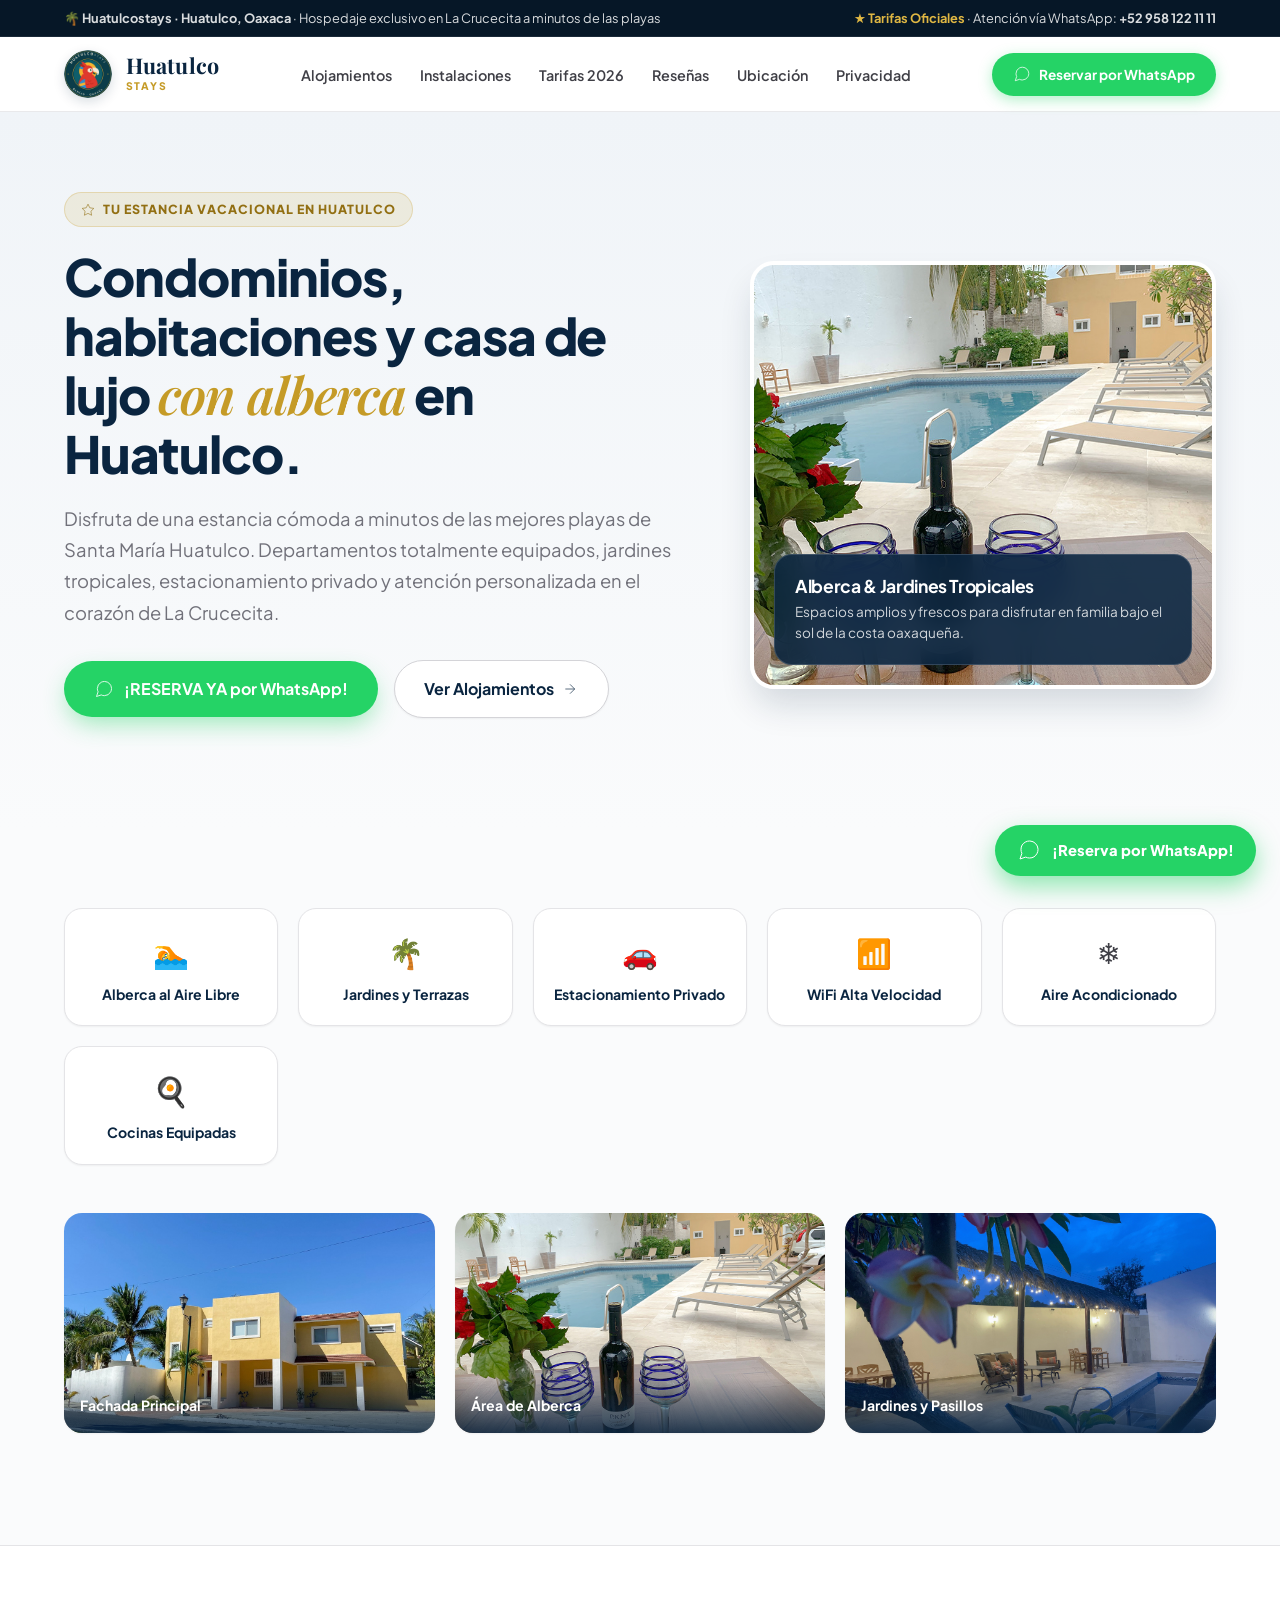
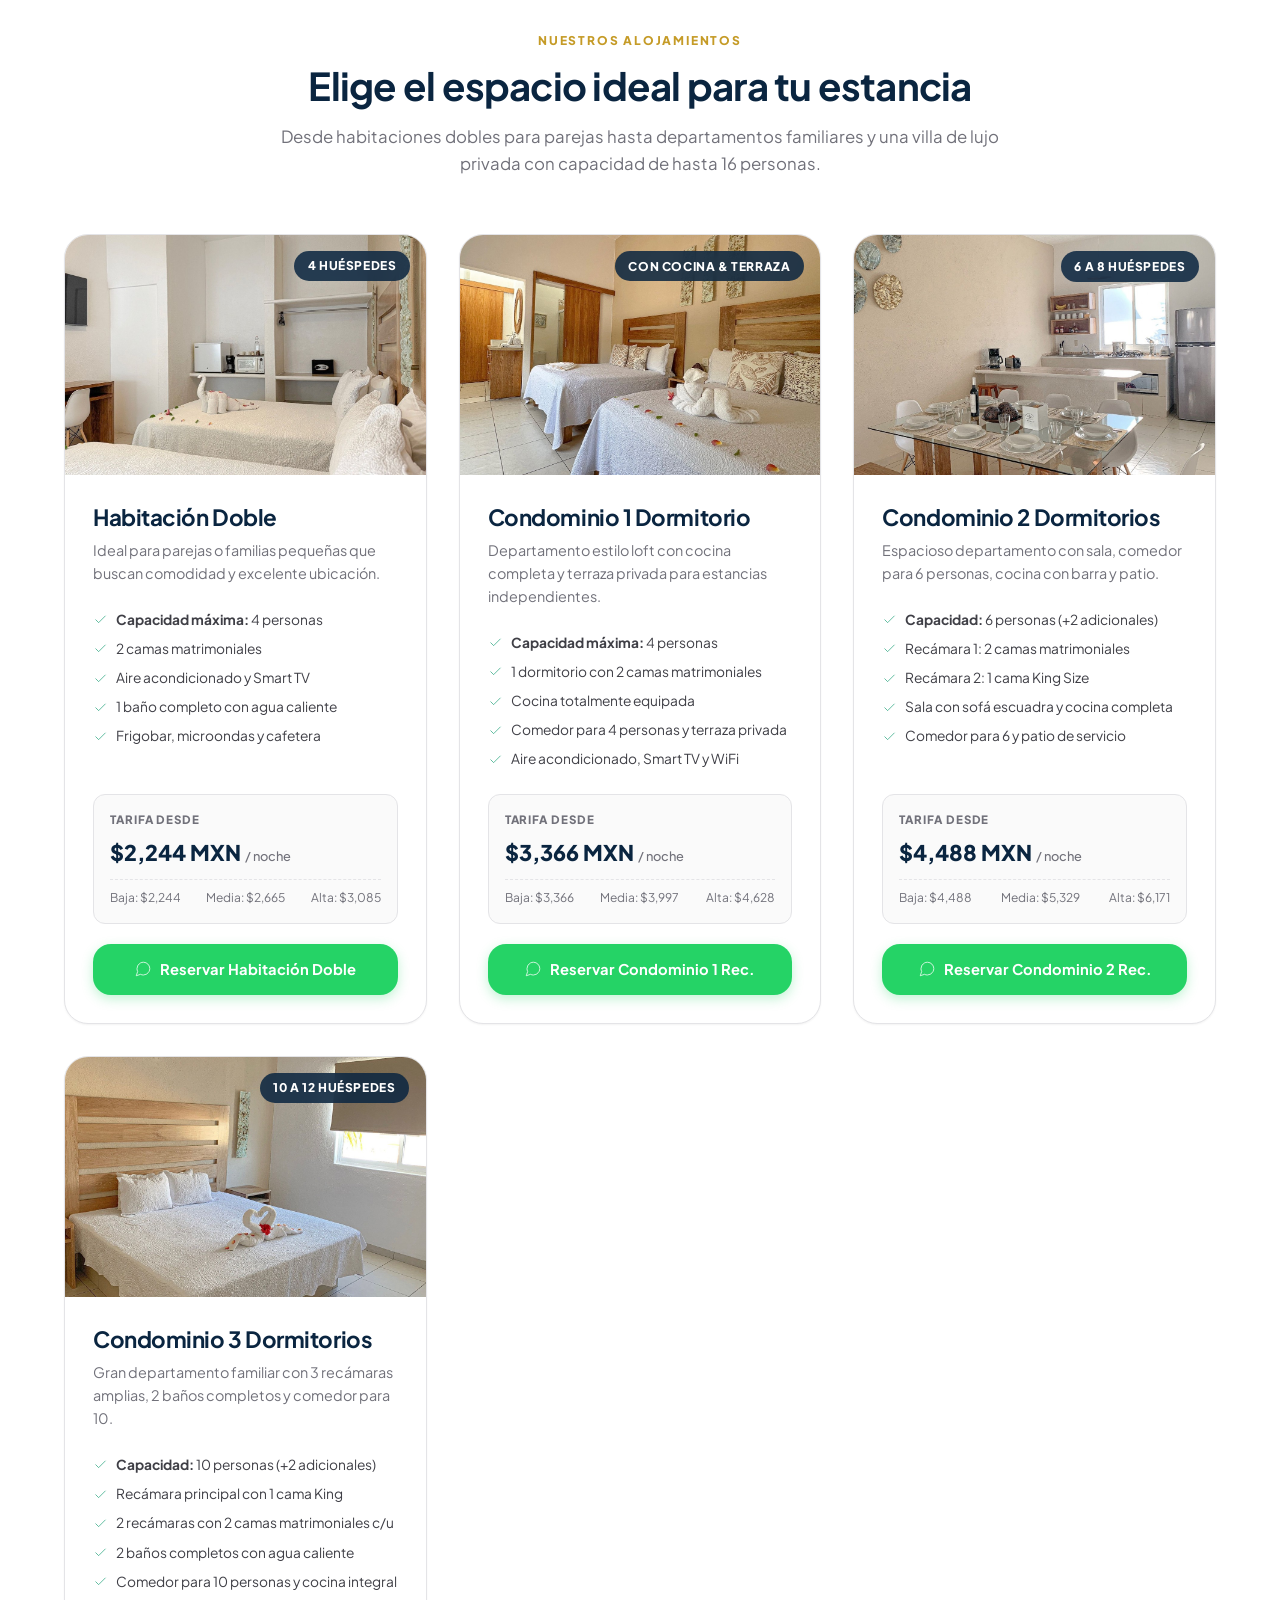
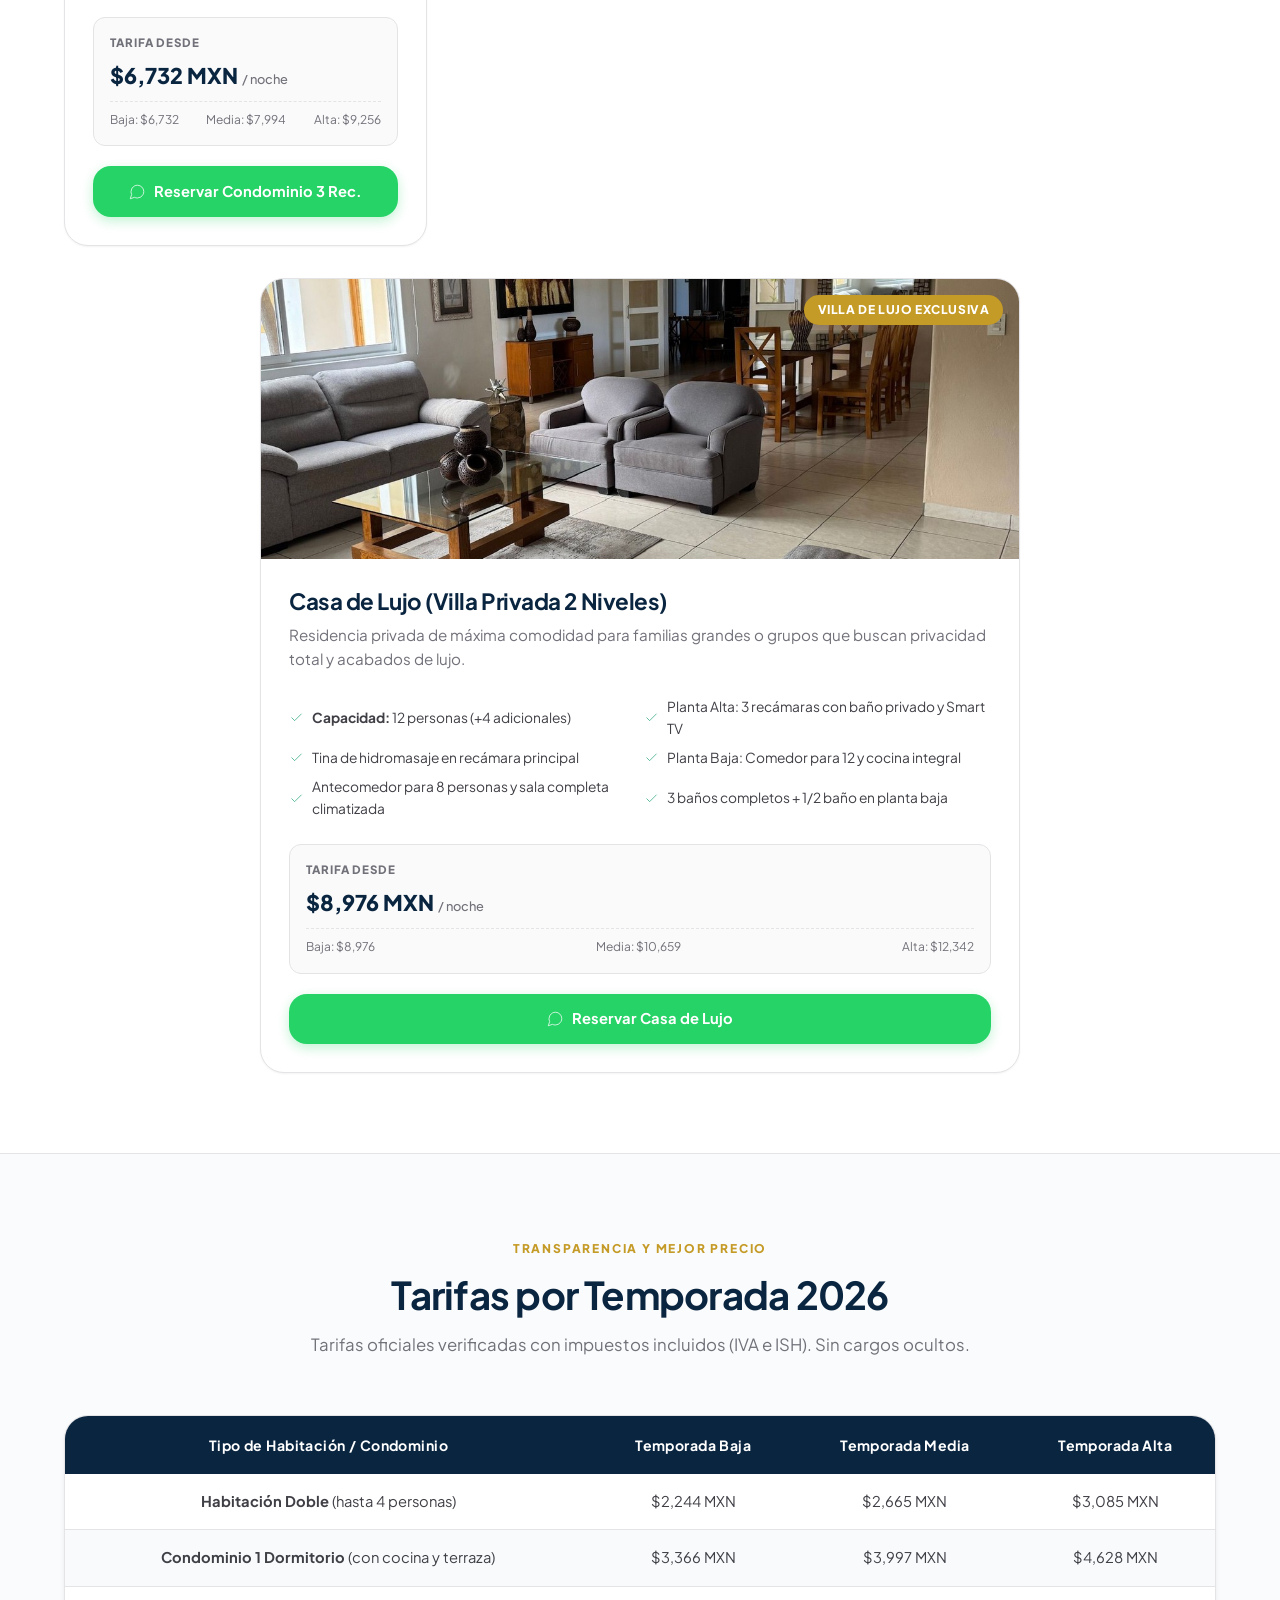
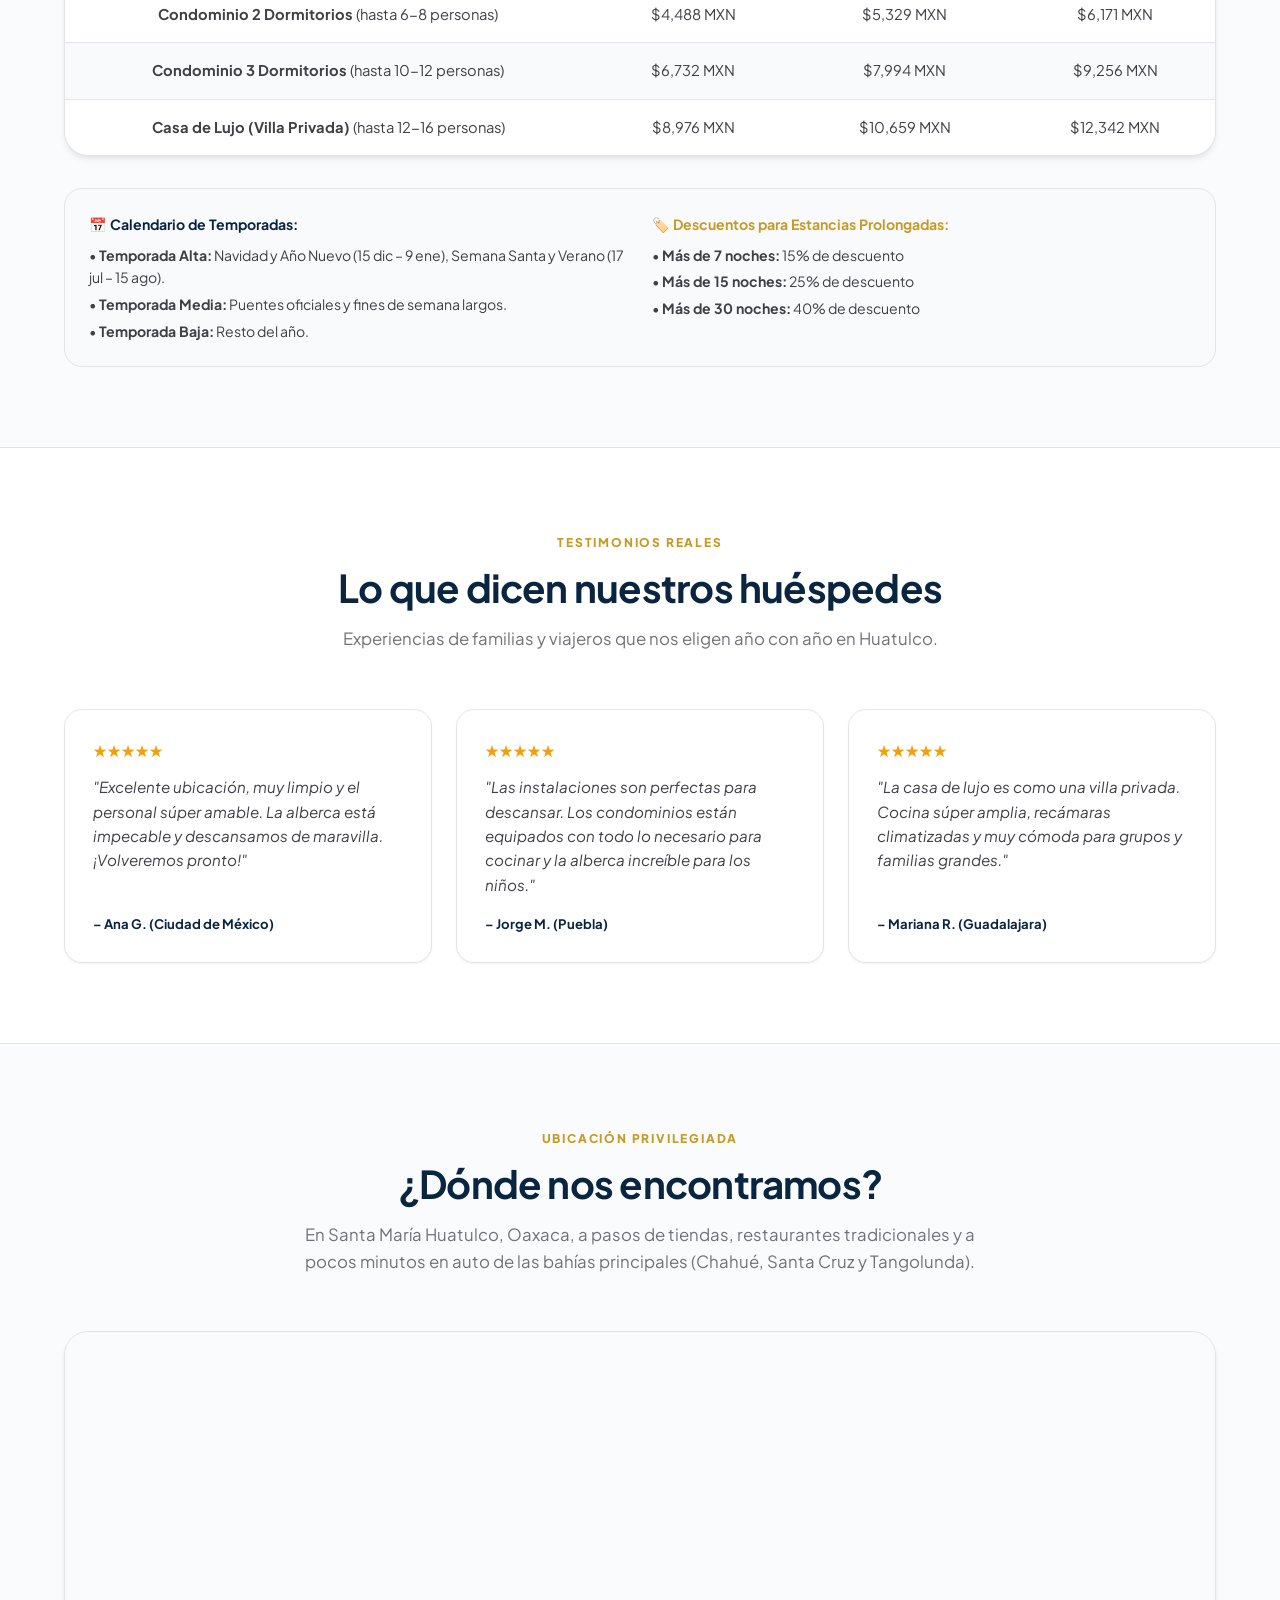
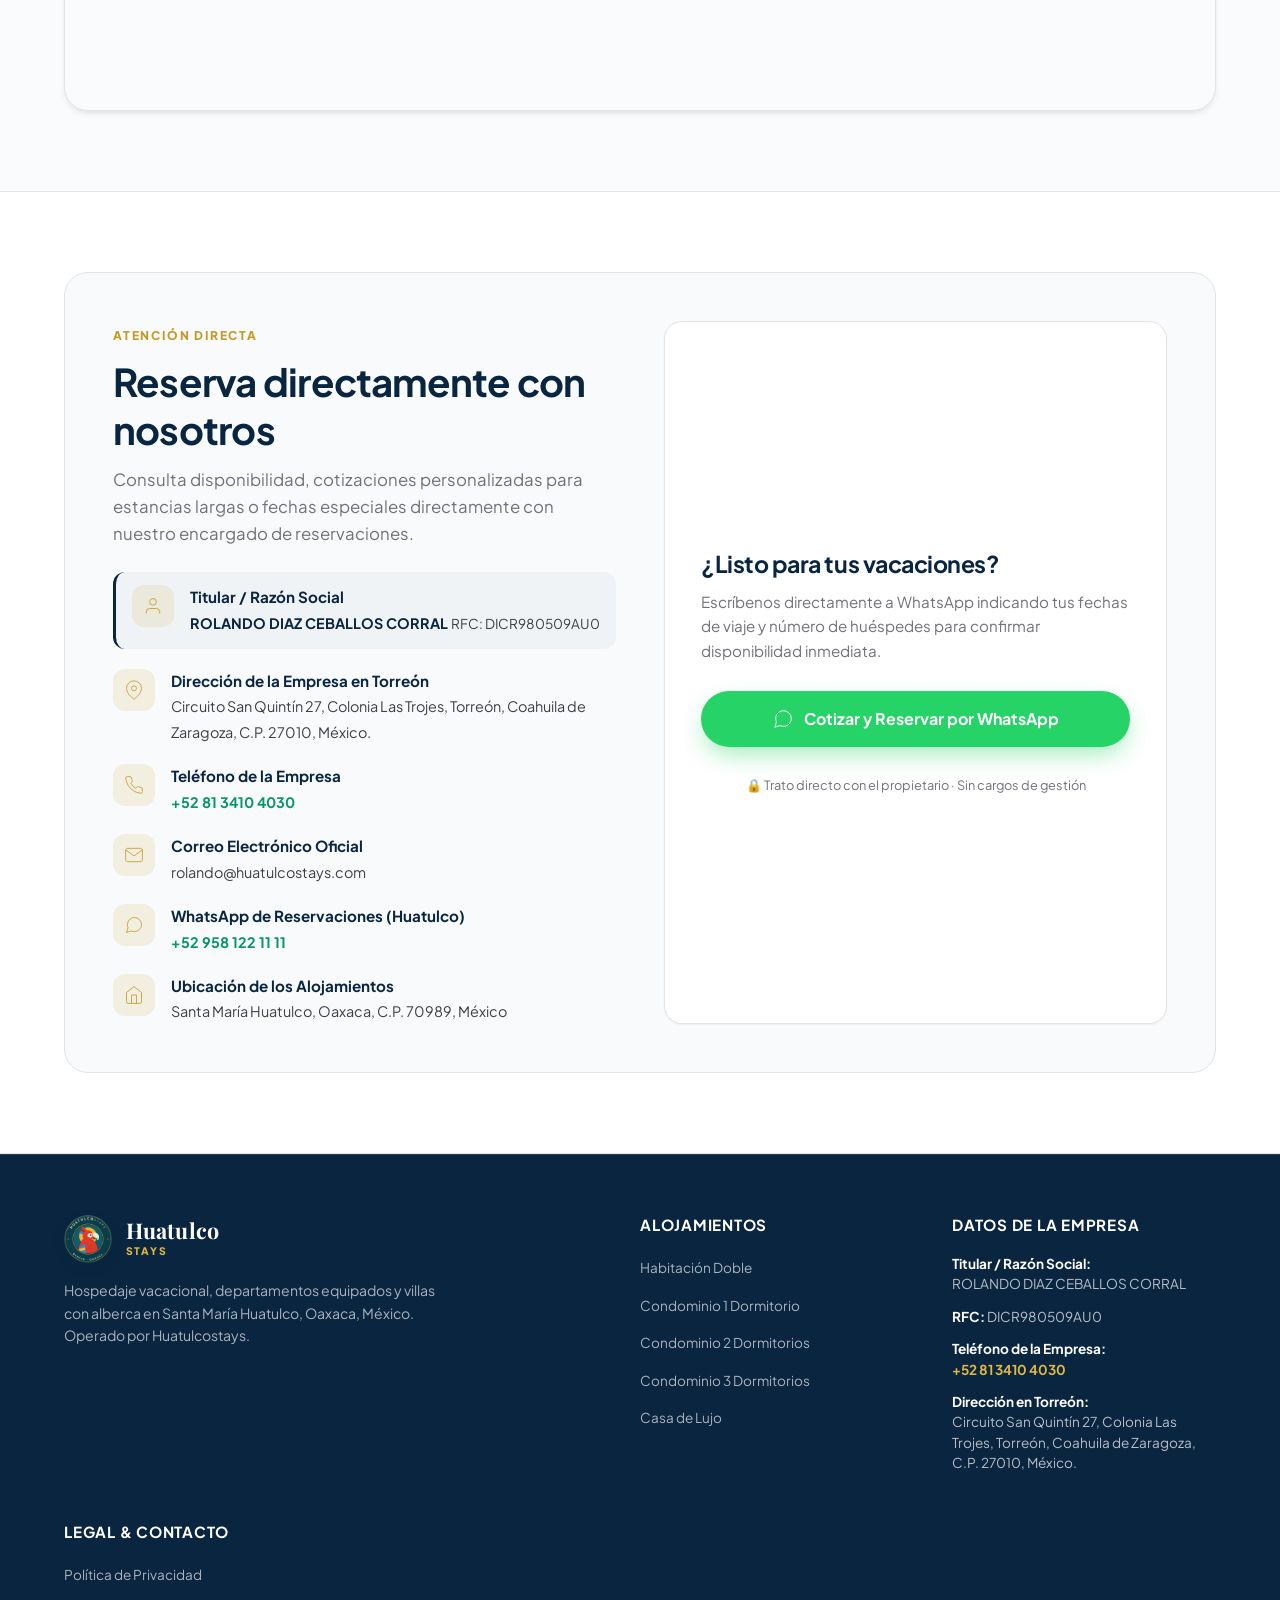
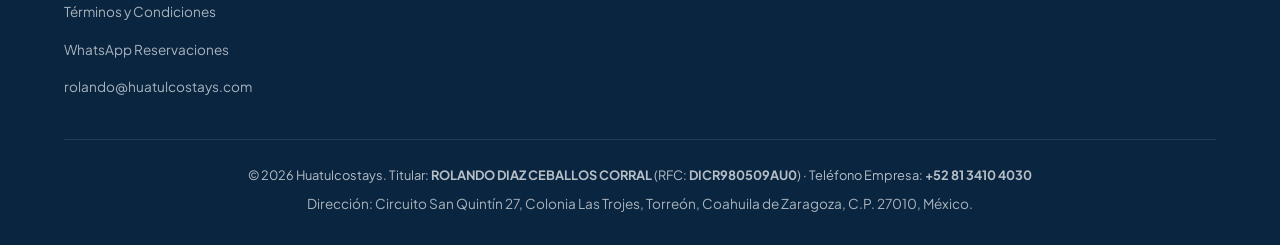
<file: index.html>
<!DOCTYPE html>
<html lang="es">
<head>
  <meta charset="UTF-8">
  <meta name="viewport" content="width=device-width, initial-scale=1.0">
  <title>Huatulcostays | Suites, Condominios y Villa con Alberca en Huatulco</title>
  <meta name="description" content="Hospedaje vacacional en Santa María Huatulco, Oaxaca. Habitaciones dobles, condominios equipados de 1 a 3 recámaras y casa de lujo con alberca, jardines y estacionamiento en La Crucecita.">
  <meta name="keywords" content="hotel en Huatulco, condominios Huatulco, hospedaje Huatulco, casa vacacional Huatulco, departamentos Huatulco alberca, La Crucecita">
  <meta name="robots" content="index, follow">
  
  <!-- Open Graph -->
  <meta property="og:type" content="website">
  <meta property="og:title" content="Huatulcostays | Hospedaje y Condominios en Huatulco con Alberca">
  <meta property="og:description" content="Disfruta de condominios amplios, habitaciones y villas con alberca y jardines a solo minutos de las mejores playas de Huatulco. Reserva directa sin comisiones.">
  <meta property="og:image" content="images/alberca.jpg">

  <!-- Google Fonts -->
  <link rel="preconnect" href="https://fonts.googleapis.com">
  <link rel="preconnect" href="https://fonts.gstatic.com" crossorigin>
  <link href="https://fonts.googleapis.com/css2?family=Playfair+Display:ital,wght@0,600;0,700;1,600&family=Plus+Jakarta+Sans:wght@400;500;600;700;800&display=swap" rel="stylesheet">
  
  <link rel="icon" type="image/png" href="images/favicon.png">
  <link rel="apple-touch-icon" href="images/favicon.png">
  
  <link rel="stylesheet" href="styles.css">
</head>
<body>

  <!-- Top Announcement Bar -->
  <div class="topbar">
    <div class="container topbar-inner">
      <div>
        🌴 <strong>Huatulcostays · Huatulco, Oaxaca</strong> · Hospedaje exclusivo en La Crucecita a minutos de las playas
      </div>
      <div>
        <span class="topbar-highlight">★ Tarifas Oficiales</span> · Atención vía WhatsApp: <strong>+52 958 122 11 11</strong>
      </div>
    </div>
  </div>

  <!-- Navigation -->
  <nav class="navbar">
    <div class="container nav-inner">
      <a href="index.html" class="brand-logo">
        <img src="images/logo.png" alt="Huatulcostays" class="brand-img" width="48" height="48">
        <div class="brand-text">
          <span class="brand-title">Huatulco</span>
          <span class="brand-sub">stays</span>
        </div>
      </a>

      <ul class="nav-links">
        <li><a href="#alojamientos" class="nav-link">Alojamientos</a></li>
        <li><a href="#instalaciones" class="nav-link">Instalaciones</a></li>
        <li><a href="#tarifas" class="nav-link">Tarifas 2026</a></li>
        <li><a href="#opiniones" class="nav-link">Reseñas</a></li>
        <li><a href="#ubicacion" class="nav-link">Ubicación</a></li>
        <li><a href="privacidad.html" class="nav-link">Privacidad</a></li>
      </ul>

      <a href="https://wa.me/529581221111?text=*Hola,%20quisiera%20consultar%20disponibilidad%20para%20hospedarme%20en%20Huatulcostays*" target="_blank" rel="noopener noreferrer" class="nav-cta">
        <svg width="18" height="18" viewBox="0 0 24 24" fill="none" stroke="currentColor" strokeWidth="2.5" strokeLinecap="round" strokeLinejoin="round">
          <path d="M21 11.5a8.38 8.38 0 0 1-.9 3.8 8.5 8.5 0 0 1-7.6 4.7 8.38 8.38 0 0 1-3.8-.9L3 21l1.9-5.7a8.38 8.38 0 0 1-.9-3.8 8.5 8.5 0 0 1 4.7-7.6 8.38 8.38 0 0 1 3.8-.9h.5a8.48 8.48 0 0 1 8 8v.5z"></path>
        </svg>
        <span>Reservar por WhatsApp</span>
      </a>
    </div>
  </nav>

  <!-- Hero Section -->
  <section class="hero">
    <div class="container">
      <div class="hero-grid">
        <div>
          <div class="hero-tag">
            <svg width="14" height="14" viewBox="0 0 24 24" fill="none" stroke="currentColor" strokeWidth="2.5" strokeLinecap="round" strokeLinejoin="round">
              <polygon points="12 2 15.09 8.26 22 9.27 17 14.14 18.18 21.02 12 17.77 5.82 21.02 7 14.14 2 9.27 8.91 8.26 12 2"></polygon>
            </svg>
            <span>Tu Estancia Vacacional en Huatulco</span>
          </div>

          <h1 class="hero-title">
            Condominios, habitaciones y casa de lujo <span>con alberca</span> en Huatulco.
          </h1>

          <p class="hero-desc">
            Disfruta de una estancia cómoda a minutos de las mejores playas de Santa María Huatulco. Departamentos totalmente equipados, jardines tropicales, estacionamiento privado y atención personalizada en el corazón de La Crucecita.
          </p>

          <div class="hero-actions">
            <a href="https://wa.me/529581221111?text=*Hola,%20quisiera%20reservar%20mi%20estancia%20con%20tarifa%20oficial*" target="_blank" rel="noopener noreferrer" class="btn-primary">
              <svg width="20" height="20" viewBox="0 0 24 24" fill="none" stroke="currentColor" strokeWidth="2.5" strokeLinecap="round" strokeLinejoin="round">
                <path d="M21 11.5a8.38 8.38 0 0 1-.9 3.8 8.5 8.5 0 0 1-7.6 4.7 8.38 8.38 0 0 1-3.8-.9L3 21l1.9-5.7a8.38 8.38 0 0 1-.9-3.8 8.5 8.5 0 0 1 4.7-7.6 8.38 8.38 0 0 1 3.8-.9h.5a8.48 8.48 0 0 1 8 8v.5z"></path>
              </svg>
              <span>¡RESERVA YA por WhatsApp!</span>
            </a>

            <a href="#alojamientos" class="btn-secondary">
              <span>Ver Alojamientos</span>
              <svg width="16" height="16" viewBox="0 0 24 24" fill="none" stroke="currentColor" strokeWidth="2.5" strokeLinecap="round" strokeLinejoin="round">
                <line x1="5" y1="12" x2="19" y2="12"></line>
                <polyline points="12 5 19 12 12 19"></polyline>
              </svg>
            </a>
          </div>
        </div>

        <div class="hero-showcase">
          <div class="showcase-card">
            <img src="images/alberca.jpg" alt="Alberca y Solárium en Huatulco" width="600" height="420">
            <div class="showcase-floating-badge">
              <h4>Alberca & Jardines Tropicales</h4>
              <p>Espacios amplios y frescos para disfrutar en familia bajo el sol de la costa oaxaqueña.</p>
            </div>
          </div>
        </div>
      </div>
    </div>
  </section>

  <!-- Amenities Highlights -->
  <section id="instalaciones" class="section">
    <div class="container">
      <div class="amenities-bar">
        <div class="amenity-pill">
          <div class="amenity-icon">🏊</div>
          <div class="amenity-title">Alberca al Aire Libre</div>
        </div>
        <div class="amenity-pill">
          <div class="amenity-icon">🌴</div>
          <div class="amenity-title">Jardines y Terrazas</div>
        </div>
        <div class="amenity-pill">
          <div class="amenity-icon">🚗</div>
          <div class="amenity-title">Estacionamiento Privado</div>
        </div>
        <div class="amenity-pill">
          <div class="amenity-icon">📶</div>
          <div class="amenity-title">WiFi Alta Velocidad</div>
        </div>
        <div class="amenity-pill">
          <div class="amenity-icon">❄️</div>
          <div class="amenity-title">Aire Acondicionado</div>
        </div>
        <div class="amenity-pill">
          <div class="amenity-icon">🍳</div>
          <div class="amenity-title">Cocinas Equipadas</div>
        </div>
      </div>

      <!-- Gallery Grid -->
      <div class="gallery-grid">
        <div class="gallery-item">
          <img src="images/fachada.jpg" alt="Fachada del complejo" loading="lazy">
          <div class="gallery-caption">Fachada Principal</div>
        </div>
        <div class="gallery-item">
          <img src="images/alberca.jpg" alt="Alberca y camastros" loading="lazy">
          <div class="gallery-caption">Área de Alberca</div>
        </div>
        <div class="gallery-item">
          <img src="images/jardin.jpg" alt="Jardines tropicales" loading="lazy">
          <div class="gallery-caption">Jardines y Pasillos</div>
        </div>
      </div>
    </div>
  </section>

  <!-- Accommodations Section -->
  <section id="alojamientos" class="section section-alt">
    <div class="container">
      <div class="section-header">
        <span class="section-tag">Nuestros Alojamientos</span>
        <h2 class="section-title">Elige el espacio ideal para tu estancia</h2>
        <p class="section-desc">
          Desde habitaciones dobles para parejas hasta departamentos familiares y una villa de lujo privada con capacidad de hasta 16 personas.
        </p>
      </div>

      <div class="accommodations-grid">
        
        <!-- Room 1: Habitación Doble -->
        <div class="room-card">
          <div class="room-image-wrap">
            <img src="images/habitacion-doble.jpg" alt="Habitación Doble en Huatulco" loading="lazy">
            <span class="room-badge">4 Huéspedes</span>
          </div>
          <div class="room-body">
            <h3 class="room-title">Habitación Doble</h3>
            <p style="font-size: 0.9rem; color: var(--color-zinc-500); margin-bottom: 0.5rem;">
              Ideal para parejas o familias pequeñas que buscan comodidad y excelente ubicación.
            </p>

            <ul class="room-features">
              <li>
                <svg width="15" height="15" viewBox="0 0 24 24" fill="none" stroke="currentColor" strokeWidth="3"><polyline points="20 6 9 17 4 12"></polyline></svg>
                <span><strong>Capacidad máxima:</strong> 4 personas</span>
              </li>
              <li>
                <svg width="15" height="15" viewBox="0 0 24 24" fill="none" stroke="currentColor" strokeWidth="3"><polyline points="20 6 9 17 4 12"></polyline></svg>
                <span>2 camas matrimoniales</span>
              </li>
              <li>
                <svg width="15" height="15" viewBox="0 0 24 24" fill="none" stroke="currentColor" strokeWidth="3"><polyline points="20 6 9 17 4 12"></polyline></svg>
                <span>Aire acondicionado y Smart TV</span>
              </li>
              <li>
                <svg width="15" height="15" viewBox="0 0 24 24" fill="none" stroke="currentColor" strokeWidth="3"><polyline points="20 6 9 17 4 12"></polyline></svg>
                <span>1 baño completo con agua caliente</span>
              </li>
              <li>
                <svg width="15" height="15" viewBox="0 0 24 24" fill="none" stroke="currentColor" strokeWidth="3"><polyline points="20 6 9 17 4 12"></polyline></svg>
                <span>Frigobar, microondas y cafetera</span>
              </li>
            </ul>

            <div class="room-pricing-box">
              <div class="room-pricing-header">Tarifa desde</div>
              <div class="room-price-val">$2,244 MXN <span>/ noche</span></div>
              <div class="room-pricing-tiers">
                <span>Baja: $2,244</span>
                <span>Media: $2,665</span>
                <span>Alta: $3,085</span>
              </div>
            </div>

            <a href="https://wa.me/529581221111?text=*Hola,%20quisiera%20reservar%20la%20Habitación%20Doble%20en%20Huatulcostays*" target="_blank" rel="noopener noreferrer" class="btn-book">
              <svg width="18" height="18" viewBox="0 0 24 24" fill="none" stroke="currentColor" strokeWidth="2.5"><path d="M21 11.5a8.38 8.38 0 0 1-.9 3.8 8.5 8.5 0 0 1-7.6 4.7 8.38 8.38 0 0 1-3.8-.9L3 21l1.9-5.7a8.38 8.38 0 0 1-.9-3.8 8.5 8.5 0 0 1 4.7-7.6 8.38 8.38 0 0 1 3.8-.9h.5a8.48 8.48 0 0 1 8 8v.5z"></path></svg>
              <span>Reservar Habitación Doble</span>
            </a>
          </div>
        </div>

        <!-- Room 2: Condominio 1 Dormitorio -->
        <div class="room-card">
          <div class="room-image-wrap">
            <img src="images/condo-1rec.jpg" alt="Condominio de 1 dormitorio Loft" loading="lazy">
            <span class="room-badge">Con Cocina & Terraza</span>
          </div>
          <div class="room-body">
            <h3 class="room-title">Condominio 1 Dormitorio</h3>
            <p style="font-size: 0.9rem; color: var(--color-zinc-500); margin-bottom: 0.5rem;">
              Departamento estilo loft con cocina completa y terraza privada para estancias independientes.
            </p>

            <ul class="room-features">
              <li>
                <svg width="15" height="15" viewBox="0 0 24 24" fill="none" stroke="currentColor" strokeWidth="3"><polyline points="20 6 9 17 4 12"></polyline></svg>
                <span><strong>Capacidad máxima:</strong> 4 personas</span>
              </li>
              <li>
                <svg width="15" height="15" viewBox="0 0 24 24" fill="none" stroke="currentColor" strokeWidth="3"><polyline points="20 6 9 17 4 12"></polyline></svg>
                <span>1 dormitorio con 2 camas matrimoniales</span>
              </li>
              <li>
                <svg width="15" height="15" viewBox="0 0 24 24" fill="none" stroke="currentColor" strokeWidth="3"><polyline points="20 6 9 17 4 12"></polyline></svg>
                <span>Cocina totalmente equipada</span>
              </li>
              <li>
                <svg width="15" height="15" viewBox="0 0 24 24" fill="none" stroke="currentColor" strokeWidth="3"><polyline points="20 6 9 17 4 12"></polyline></svg>
                <span>Comedor para 4 personas y terraza privada</span>
              </li>
              <li>
                <svg width="15" height="15" viewBox="0 0 24 24" fill="none" stroke="currentColor" strokeWidth="3"><polyline points="20 6 9 17 4 12"></polyline></svg>
                <span>Aire acondicionado, Smart TV y WiFi</span>
              </li>
            </ul>

            <div class="room-pricing-box">
              <div class="room-pricing-header">Tarifa desde</div>
              <div class="room-price-val">$3,366 MXN <span>/ noche</span></div>
              <div class="room-pricing-tiers">
                <span>Baja: $3,366</span>
                <span>Media: $3,997</span>
                <span>Alta: $4,628</span>
              </div>
            </div>

            <a href="https://wa.me/529581221111?text=*Hola,%20quisiera%20reservar%20el%20Condominio%20de%201%20Dormitorio%20en%20Huatulcostays*" target="_blank" rel="noopener noreferrer" class="btn-book">
              <svg width="18" height="18" viewBox="0 0 24 24" fill="none" stroke="currentColor" strokeWidth="2.5"><path d="M21 11.5a8.38 8.38 0 0 1-.9 3.8 8.5 8.5 0 0 1-7.6 4.7 8.38 8.38 0 0 1-3.8-.9L3 21l1.9-5.7a8.38 8.38 0 0 1-.9-3.8 8.5 8.5 0 0 1 4.7-7.6 8.38 8.38 0 0 1 3.8-.9h.5a8.48 8.48 0 0 1 8 8v.5z"></path></svg>
              <span>Reservar Condominio 1 Rec.</span>
            </a>
          </div>
        </div>

        <!-- Room 3: Condominio 2 Dormitorios -->
        <div class="room-card">
          <div class="room-image-wrap">
            <img src="images/condo-2rec.jpg" alt="Condominio de 2 dormitorios" loading="lazy">
            <span class="room-badge">6 a 8 Huéspedes</span>
          </div>
          <div class="room-body">
            <h3 class="room-title">Condominio 2 Dormitorios</h3>
            <p style="font-size: 0.9rem; color: var(--color-zinc-500); margin-bottom: 0.5rem;">
              Espacioso departamento con sala, comedor para 6 personas, cocina con barra y patio.
            </p>

            <ul class="room-features">
              <li>
                <svg width="15" height="15" viewBox="0 0 24 24" fill="none" stroke="currentColor" strokeWidth="3"><polyline points="20 6 9 17 4 12"></polyline></svg>
                <span><strong>Capacidad:</strong> 6 personas (+2 adicionales)</span>
              </li>
              <li>
                <svg width="15" height="15" viewBox="0 0 24 24" fill="none" stroke="currentColor" strokeWidth="3"><polyline points="20 6 9 17 4 12"></polyline></svg>
                <span>Recámara 1: 2 camas matrimoniales</span>
              </li>
              <li>
                <svg width="15" height="15" viewBox="0 0 24 24" fill="none" stroke="currentColor" strokeWidth="3"><polyline points="20 6 9 17 4 12"></polyline></svg>
                <span>Recámara 2: 1 cama King Size</span>
              </li>
              <li>
                <svg width="15" height="15" viewBox="0 0 24 24" fill="none" stroke="currentColor" strokeWidth="3"><polyline points="20 6 9 17 4 12"></polyline></svg>
                <span>Sala con sofá escuadra y cocina completa</span>
              </li>
              <li>
                <svg width="15" height="15" viewBox="0 0 24 24" fill="none" stroke="currentColor" strokeWidth="3"><polyline points="20 6 9 17 4 12"></polyline></svg>
                <span>Comedor para 6 y patio de servicio</span>
              </li>
            </ul>

            <div class="room-pricing-box">
              <div class="room-pricing-header">Tarifa desde</div>
              <div class="room-price-val">$4,488 MXN <span>/ noche</span></div>
              <div class="room-pricing-tiers">
                <span>Baja: $4,488</span>
                <span>Media: $5,329</span>
                <span>Alta: $6,171</span>
              </div>
            </div>

            <a href="https://wa.me/529581221111?text=*Hola,%20quisiera%20reservar%20el%20Condominio%20de%202%20Dormitorios%20en%20Huatulcostays*" target="_blank" rel="noopener noreferrer" class="btn-book">
              <svg width="18" height="18" viewBox="0 0 24 24" fill="none" stroke="currentColor" strokeWidth="2.5"><path d="M21 11.5a8.38 8.38 0 0 1-.9 3.8 8.5 8.5 0 0 1-7.6 4.7 8.38 8.38 0 0 1-3.8-.9L3 21l1.9-5.7a8.38 8.38 0 0 1-.9-3.8 8.5 8.5 0 0 1 4.7-7.6 8.38 8.38 0 0 1 3.8-.9h.5a8.48 8.48 0 0 1 8 8v.5z"></path></svg>
              <span>Reservar Condominio 2 Rec.</span>
            </a>
          </div>
        </div>

        <!-- Room 4: Condominio 3 Dormitorios -->
        <div class="room-card">
          <div class="room-image-wrap">
            <img src="images/condo-3rec.jpg" alt="Condominio de 3 dormitorios" loading="lazy">
            <span class="room-badge">10 a 12 Huéspedes</span>
          </div>
          <div class="room-body">
            <h3 class="room-title">Condominio 3 Dormitorios</h3>
            <p style="font-size: 0.9rem; color: var(--color-zinc-500); margin-bottom: 0.5rem;">
              Gran departamento familiar con 3 recámaras amplias, 2 baños completos y comedor para 10.
            </p>

            <ul class="room-features">
              <li>
                <svg width="15" height="15" viewBox="0 0 24 24" fill="none" stroke="currentColor" strokeWidth="3"><polyline points="20 6 9 17 4 12"></polyline></svg>
                <span><strong>Capacidad:</strong> 10 personas (+2 adicionales)</span>
              </li>
              <li>
                <svg width="15" height="15" viewBox="0 0 24 24" fill="none" stroke="currentColor" strokeWidth="3"><polyline points="20 6 9 17 4 12"></polyline></svg>
                <span>Recámara principal con 1 cama King</span>
              </li>
              <li>
                <svg width="15" height="15" viewBox="0 0 24 24" fill="none" stroke="currentColor" strokeWidth="3"><polyline points="20 6 9 17 4 12"></polyline></svg>
                <span>2 recámaras con 2 camas matrimoniales c/u</span>
              </li>
              <li>
                <svg width="15" height="15" viewBox="0 0 24 24" fill="none" stroke="currentColor" strokeWidth="3"><polyline points="20 6 9 17 4 12"></polyline></svg>
                <span>2 baños completos con agua caliente</span>
              </li>
              <li>
                <svg width="15" height="15" viewBox="0 0 24 24" fill="none" stroke="currentColor" strokeWidth="3"><polyline points="20 6 9 17 4 12"></polyline></svg>
                <span>Comedor para 10 personas y cocina integral</span>
              </li>
            </ul>

            <div class="room-pricing-box">
              <div class="room-pricing-header">Tarifa desde</div>
              <div class="room-price-val">$6,732 MXN <span>/ noche</span></div>
              <div class="room-pricing-tiers">
                <span>Baja: $6,732</span>
                <span>Media: $7,994</span>
                <span>Alta: $9,256</span>
              </div>
            </div>

            <a href="https://wa.me/529581221111?text=*Hola,%20quisiera%20reservar%20el%20Condominio%20de%203%20Dormitorios%20en%20Huatulcostays*" target="_blank" rel="noopener noreferrer" class="btn-book">
              <svg width="18" height="18" viewBox="0 0 24 24" fill="none" stroke="currentColor" strokeWidth="2.5"><path d="M21 11.5a8.38 8.38 0 0 1-.9 3.8 8.5 8.5 0 0 1-7.6 4.7 8.38 8.38 0 0 1-3.8-.9L3 21l1.9-5.7a8.38 8.38 0 0 1-.9-3.8 8.5 8.5 0 0 1 4.7-7.6 8.38 8.38 0 0 1 3.8-.9h.5a8.48 8.48 0 0 1 8 8v.5z"></path></svg>
              <span>Reservar Condominio 3 Rec.</span>
            </a>
          </div>
        </div>

        <!-- Room 5: Casa de Lujo -->
        <div class="room-card" style="grid-column: 1 / -1; max-width: 760px; margin: 0 auto; width: 100%;">
          <div class="room-image-wrap" style="height: 280px;">
            <img src="images/casa-lujo.jpg" alt="Casa de lujo villa privada Huatulco" loading="lazy">
            <span class="room-badge" style="background: var(--color-accent); color: #fff;">Villa de Lujo Exclusiva</span>
          </div>
          <div class="room-body">
            <h3 class="room-title">Casa de Lujo (Villa Privada 2 Niveles)</h3>
            <p style="font-size: 0.95rem; color: var(--color-zinc-500); margin-bottom: 0.5rem;">
              Residencia privada de máxima comodidad para familias grandes o grupos que buscan privacidad total y acabados de lujo.
            </p>

            <ul class="room-features" style="display: grid; grid-template-columns: repeat(auto-fit, minmax(280px, 1fr));">
              <li>
                <svg width="15" height="15" viewBox="0 0 24 24" fill="none" stroke="currentColor" strokeWidth="3"><polyline points="20 6 9 17 4 12"></polyline></svg>
                <span><strong>Capacidad:</strong> 12 personas (+4 adicionales)</span>
              </li>
              <li>
                <svg width="15" height="15" viewBox="0 0 24 24" fill="none" stroke="currentColor" strokeWidth="3"><polyline points="20 6 9 17 4 12"></polyline></svg>
                <span>Planta Alta: 3 recámaras con baño privado y Smart TV</span>
              </li>
              <li>
                <svg width="15" height="15" viewBox="0 0 24 24" fill="none" stroke="currentColor" strokeWidth="3"><polyline points="20 6 9 17 4 12"></polyline></svg>
                <span>Tina de hidromasaje en recámara principal</span>
              </li>
              <li>
                <svg width="15" height="15" viewBox="0 0 24 24" fill="none" stroke="currentColor" strokeWidth="3"><polyline points="20 6 9 17 4 12"></polyline></svg>
                <span>Planta Baja: Comedor para 12 y cocina integral</span>
              </li>
              <li>
                <svg width="15" height="15" viewBox="0 0 24 24" fill="none" stroke="currentColor" strokeWidth="3"><polyline points="20 6 9 17 4 12"></polyline></svg>
                <span>Antecomedor para 8 personas y sala completa climatizada</span>
              </li>
              <li>
                <svg width="15" height="15" viewBox="0 0 24 24" fill="none" stroke="currentColor" strokeWidth="3"><polyline points="20 6 9 17 4 12"></polyline></svg>
                <span>3 baños completos + 1/2 baño en planta baja</span>
              </li>
            </ul>

            <div class="room-pricing-box">
              <div class="room-pricing-header">Tarifa desde</div>
              <div class="room-price-val">$8,976 MXN <span>/ noche</span></div>
              <div class="room-pricing-tiers">
                <span>Baja: $8,976</span>
                <span>Media: $10,659</span>
                <span>Alta: $12,342</span>
              </div>
            </div>

            <a href="https://wa.me/529581221111?text=*Hola,%20quisiera%20reservar%20la%20Casa%20de%20Lujo%20en%20Huatulcostays*" target="_blank" rel="noopener noreferrer" class="btn-book">
              <svg width="18" height="18" viewBox="0 0 24 24" fill="none" stroke="currentColor" strokeWidth="2.5"><path d="M21 11.5a8.38 8.38 0 0 1-.9 3.8 8.5 8.5 0 0 1-7.6 4.7 8.38 8.38 0 0 1-3.8-.9L3 21l1.9-5.7a8.38 8.38 0 0 1-.9-3.8 8.5 8.5 0 0 1 4.7-7.6 8.38 8.38 0 0 1 3.8-.9h.5a8.48 8.48 0 0 1 8 8v.5z"></path></svg>
              <span>Reservar Casa de Lujo</span>
            </a>
          </div>
        </div>

      </div>
    </div>
  </section>

  <!-- Official Rates Table -->
  <section id="tarifas" class="section">
    <div class="container">
      <div class="section-header">
        <span class="section-tag">Transparencia y Mejor Precio</span>
        <h2 class="section-title">Tarifas por Temporada 2026</h2>
        <p class="section-desc">Tarifas oficiales verificadas con impuestos incluidos (IVA e ISH). Sin cargos ocultos.</p>
      </div>

      <div class="pricing-table-wrap">
        <table class="pricing-table">
          <thead>
            <tr>
              <th>Tipo de Habitación / Condominio</th>
              <th>Temporada Baja</th>
              <th>Temporada Media</th>
              <th>Temporada Alta</th>
            </tr>
          </thead>
          <tbody>
            <tr>
              <td><strong>Habitación Doble</strong> (hasta 4 personas)</td>
              <td>$2,244 MXN</td>
              <td>$2,665 MXN</td>
              <td>$3,085 MXN</td>
            </tr>
            <tr>
              <td><strong>Condominio 1 Dormitorio</strong> (con cocina y terraza)</td>
              <td>$3,366 MXN</td>
              <td>$3,997 MXN</td>
              <td>$4,628 MXN</td>
            </tr>
            <tr>
              <td><strong>Condominio 2 Dormitorios</strong> (hasta 6-8 personas)</td>
              <td>$4,488 MXN</td>
              <td>$5,329 MXN</td>
              <td>$6,171 MXN</td>
            </tr>
            <tr>
              <td><strong>Condominio 3 Dormitorios</strong> (hasta 10-12 personas)</td>
              <td>$6,732 MXN</td>
              <td>$7,994 MXN</td>
              <td>$9,256 MXN</td>
            </tr>
            <tr>
              <td><strong>Casa de Lujo (Villa Privada)</strong> (hasta 12-16 personas)</td>
              <td>$8,976 MXN</td>
              <td>$10,659 MXN</td>
              <td>$12,342 MXN</td>
            </tr>
          </tbody>
        </table>
      </div>

      <div class="pricing-notes">
        <div>
          <strong style="color: var(--color-primary); display: block; margin-bottom: 0.5rem;">📅 Calendario de Temporadas:</strong>
          <p style="margin-bottom: 0.25rem;">• <strong>Temporada Alta:</strong> Navidad y Año Nuevo (15 dic – 9 ene), Semana Santa y Verano (17 jul – 15 ago).</p>
          <p style="margin-bottom: 0.25rem;">• <strong>Temporada Media:</strong> Puentes oficiales y fines de semana largos.</p>
          <p style="margin-bottom: 0;">• <strong>Temporada Baja:</strong> Resto del año.</p>
        </div>
        <div>
          <strong style="color: var(--color-accent); display: block; margin-bottom: 0.5rem;">🏷️ Descuentos para Estancias Prolongadas:</strong>
          <p style="margin-bottom: 0.25rem;">• <strong>Más de 7 noches:</strong> 15% de descuento</p>
          <p style="margin-bottom: 0.25rem;">• <strong>Más de 15 noches:</strong> 25% de descuento</p>
          <p style="margin-bottom: 0;">• <strong>Más de 30 noches:</strong> 40% de descuento</p>
        </div>
      </div>
    </div>
  </section>

  <!-- Guest Reviews -->
  <section id="opiniones" class="section section-alt">
    <div class="container">
      <div class="section-header">
        <span class="section-tag">Testimonios Reales</span>
        <h2 class="section-title">Lo que dicen nuestros huéspedes</h2>
        <p class="section-desc">Experiencias de familias y viajeros que nos eligen año con año en Huatulco.</p>
      </div>

      <div class="reviews-grid">
        <div class="review-card">
          <div>
            <div class="review-stars">★★★★★</div>
            <p class="review-text">"Excelente ubicación, muy limpio y el personal súper amable. La alberca está impecable y descansamos de maravilla. ¡Volveremos pronto!"</p>
          </div>
          <div class="review-author">– Ana G. (Ciudad de México)</div>
        </div>

        <div class="review-card">
          <div>
            <div class="review-stars">★★★★★</div>
            <p class="review-text">"Las instalaciones son perfectas para descansar. Los condominios están equipados con todo lo necesario para cocinar y la alberca increíble para los niños."</p>
          </div>
          <div class="review-author">– Jorge M. (Puebla)</div>
        </div>

        <div class="review-card">
          <div>
            <div class="review-stars">★★★★★</div>
            <p class="review-text">"La casa de lujo es como una villa privada. Cocina súper amplia, recámaras climatizadas y muy cómoda para grupos y familias grandes."</p>
          </div>
          <div class="review-author">– Mariana R. (Guadalajara)</div>
        </div>
      </div>
    </div>
  </section>

  <!-- Location Section -->
  <section id="ubicacion" class="section">
    <div class="container">
      <div class="section-header">
        <span class="section-tag">Ubicación Privilegiada</span>
        <h2 class="section-title">¿Dónde nos encontramos?</h2>
        <p class="section-desc">
          En Santa María Huatulco, Oaxaca, a pasos de tiendas, restaurantes tradicionales y a pocos minutos en auto de las bahías principales (Chahué, Santa Cruz y Tangolunda).
        </p>
      </div>

      <div class="map-wrap">
        <iframe 
          src="https://maps.google.com/maps?q=La+Crucecita,+Huatulco,+Oaxaca&t=&z=15&ie=UTF8&iwloc=&output=embed" 
          width="100%" 
          height="380" 
          style="border:0;" 
          allowfullscreen="" 
          loading="lazy" 
          referrerpolicy="no-referrer-when-downgrade">
        </iframe>
      </div>
    </div>
  </section>

  <!-- Contact & Booking Section -->
  <section id="contacto" class="section section-alt">
    <div class="container">
      <div class="contact-card">
        <div>
          <span class="section-tag">Atención Directa</span>
          <h2 class="section-title">Reserva directamente con nosotros</h2>
          <p class="section-desc">
            Consulta disponibilidad, cotizaciones personalizadas para estancias largas o fechas especiales directamente con nuestro encargado de reservaciones.
          </p>

          <div class="contact-info-list">
            <div class="contact-info-item" style="background: rgba(10,37,64,0.03); padding: 0.85rem 1rem; border-radius: var(--radius-md); border-left: 3px solid var(--color-primary);">
              <div class="contact-info-icon">
                <svg width="20" height="20" viewBox="0 0 24 24" fill="none" stroke="currentColor" strokeWidth="2.3">
                  <path d="M20 21v-2a4 4 0 0 0-4-4H8a4 4 0 0 0-4 4v2"></path>
                  <circle cx="12" cy="7" r="4"></circle>
                </svg>
              </div>
              <div class="contact-info-text">
                <strong>Titular / Razón Social</strong>
                <span style="font-weight: 700; color: var(--color-primary);">ROLANDO DIAZ CEBALLOS CORRAL</span>
                <span style="font-size: 0.85rem; color: var(--color-zinc-600);">RFC: DICR980509AU0</span>
              </div>
            </div>

            <div class="contact-info-item">
              <div class="contact-info-icon">
                <svg width="20" height="20" viewBox="0 0 24 24" fill="none" stroke="currentColor" strokeWidth="2.3">
                  <path d="M21 10c0 7-9 13-9 13s-9-6-9-13a9 9 0 0 1 18 0z"></path>
                  <circle cx="12" cy="10" r="3"></circle>
                </svg>
              </div>
              <div class="contact-info-text">
                <strong>Dirección de la Empresa en Torreón</strong>
                <span>Circuito San Quintín 27, Colonia Las Trojes, Torreón, Coahuila de Zaragoza, C.P. 27010, México.</span>
              </div>
            </div>

            <div class="contact-info-item">
              <div class="contact-info-icon">
                <svg width="20" height="20" viewBox="0 0 24 24" fill="none" stroke="currentColor" strokeWidth="2.3">
                  <path d="M22 16.92v3a2 2 0 0 1-2.18 2 19.79 19.79 0 0 1-8.63-3.07 19.5 19.5 0 0 1-6-6 19.79 19.79 0 0 1-3.07-8.67A2 2 0 0 1 4.11 2h3a2 2 0 0 1 2 1.72 12.84 12.84 0 0 0 .7 2.81 2 2 0 0 1-.45 2.11L8.09 9.91a16 16 0 0 0 6 6l1.27-1.27a2 2 0 0 1 2.11-.45 12.84 12.84 0 0 0 2.81.7A2 2 0 0 1 22 16.92z"></path>
                </svg>
              </div>
              <div class="contact-info-text">
                <strong>Teléfono de la Empresa</strong>
                <span><a href="https://wa.me/528134104030" target="_blank" rel="noopener noreferrer" style="color: var(--color-emerald); font-weight: 700;">+52 81 3410 4030</a></span>
              </div>
            </div>

            <div class="contact-info-item">
              <div class="contact-info-icon">
                <svg width="20" height="20" viewBox="0 0 24 24" fill="none" stroke="currentColor" strokeWidth="2.3">
                  <path d="M4 4h16c1.1 0 2 .9 2 2v12c0 1.1-.9 2-2 2H4c-1.1 0-2-.9-2-2V6c0-1.1.9-2 2-2z"></path>
                  <polyline points="22,6 12,13 2,6"></polyline>
                </svg>
              </div>
              <div class="contact-info-text">
                <strong>Correo Electrónico Oficial</strong>
                <span><a href="mailto:rolando@huatulcostays.com">rolando@huatulcostays.com</a></span>
              </div>
            </div>

            <div class="contact-info-item">
              <div class="contact-info-icon">
                <svg width="20" height="20" viewBox="0 0 24 24" fill="none" stroke="currentColor" strokeWidth="2.3">
                  <path d="M21 11.5a8.38 8.38 0 0 1-.9 3.8 8.5 8.5 0 0 1-7.6 4.7 8.38 8.38 0 0 1-3.8-.9L3 21l1.9-5.7a8.38 8.38 0 0 1-.9-3.8 8.5 8.5 0 0 1 4.7-7.6 8.38 8.38 0 0 1 3.8-.9h.5a8.48 8.48 0 0 1 8 8v.5z"></path>
                </svg>
              </div>
              <div class="contact-info-text">
                <strong>WhatsApp de Reservaciones (Huatulco)</strong>
                <span><a href="https://wa.me/529581221111" target="_blank" rel="noopener noreferrer" style="color: var(--color-emerald); font-weight: 700;">+52 958 122 11 11</a></span>
              </div>
            </div>

            <div class="contact-info-item">
              <div class="contact-info-icon">
                <svg width="20" height="20" viewBox="0 0 24 24" fill="none" stroke="currentColor" strokeWidth="2.3">
                  <path d="M3 9l9-7 9 7v11a2 2 0 0 1-2 2H5a2 2 0 0 1-2-2z"></path>
                  <polyline points="9 22 9 12 15 12 15 22"></polyline>
                </svg>
              </div>
              <div class="contact-info-text">
                <strong>Ubicación de los Alojamientos</strong>
                <span>Santa María Huatulco, Oaxaca, C.P. 70989, México</span>
              </div>
            </div>
          </div>
        </div>

        <div class="contact-action-box">
          <h3 style="font-size: 1.45rem; margin-bottom: 0.75rem; color: var(--color-primary);">¿Listo para tus vacaciones?</h3>
          <p style="font-size: 0.95rem; margin-bottom: 1.75rem; color: var(--color-zinc-500);">
            Escríbenos directamente a WhatsApp indicando tus fechas de viaje y número de huéspedes para confirmar disponibilidad inmediata.
          </p>

          <a href="https://wa.me/529581221111?text=*Hola,%20quisiera%20cotizar%20hospedaje%20en%20Huatulcostays*" target="_blank" rel="noopener noreferrer" class="btn-primary" style="justify-content: center; width: 100%;">
            <svg width="22" height="22" viewBox="0 0 24 24" fill="none" stroke="currentColor" strokeWidth="2.5">
              <path d="M21 11.5a8.38 8.38 0 0 1-.9 3.8 8.5 8.5 0 0 1-7.6 4.7 8.38 8.38 0 0 1-3.8-.9L3 21l1.9-5.7a8.38 8.38 0 0 1-.9-3.8 8.5 8.5 0 0 1 4.7-7.6 8.38 8.38 0 0 1 3.8-.9h.5a8.48 8.48 0 0 1 8 8v.5z"></path>
            </svg>
            <span>Cotizar y Reservar por WhatsApp</span>
          </a>

          <div style="margin-top: 1.5rem; text-align: center;">
            <span style="font-size: 0.8rem; color: var(--color-zinc-500);">
              🔒 Trato directo con el propietario · Sin cargos de gestión
            </span>
          </div>
        </div>
      </div>
    </div>
  </section>

  <!-- Floating WhatsApp Button -->
  <a href="https://wa.me/529581221111?text=*Hola,%20quisiera%20reservar%20hospedaje%20en%20Huatulcostays*" 
     class="whatsapp-float" 
     target="_blank" 
     rel="noopener noreferrer" 
     title="Reservar por WhatsApp">
    <svg width="24" height="24" viewBox="0 0 24 24" fill="none" stroke="currentColor" strokeWidth="2.5" strokeLinecap="round" strokeLinejoin="round">
      <path d="M21 11.5a8.38 8.38 0 0 1-.9 3.8 8.5 8.5 0 0 1-7.6 4.7 8.38 8.38 0 0 1-3.8-.9L3 21l1.9-5.7a8.38 8.38 0 0 1-.9-3.8 8.5 8.5 0 0 1 4.7-7.6 8.38 8.38 0 0 1 3.8-.9h.5a8.48 8.48 0 0 1 8 8v.5z"></path>
    </svg>
    <span>¡Reserva por WhatsApp!</span>
  </a>

  <!-- Footer -->
  <footer class="footer">
    <div class="container">
      <div class="footer-top">
        <div class="footer-brand">
          <div class="brand-logo" style="margin-bottom: 0.75rem;">
            <img src="images/logo.png" alt="Huatulcostays" class="brand-img" width="48" height="48">
            <div class="brand-text">
              <span class="brand-title" style="color: #fff;">Huatulco</span>
              <span class="brand-sub" style="color: var(--color-accent-light);">stays</span>
            </div>
          </div>
          <p>
            Hospedaje vacacional, departamentos equipados y villas con alberca en Santa María Huatulco, Oaxaca, México. Operado por Huatulcostays.
          </p>
        </div>

        <div class="footer-col">
          <h4>Alojamientos</h4>
          <ul class="footer-links">
            <li><a href="#alojamientos">Habitación Doble</a></li>
            <li><a href="#alojamientos">Condominio 1 Dormitorio</a></li>
            <li><a href="#alojamientos">Condominio 2 Dormitorios</a></li>
            <li><a href="#alojamientos">Condominio 3 Dormitorios</a></li>
            <li><a href="#alojamientos">Casa de Lujo</a></li>
          </ul>
        </div>

        <div class="footer-col" style="min-width: 250px;">
          <h4>Datos de la Empresa</h4>
          <ul class="footer-links" style="font-size: 0.85rem; line-height: 1.5; color: rgba(255,255,255,0.7);">
            <li><strong style="color: #fff;">Titular / Razón Social:</strong><br>ROLANDO DIAZ CEBALLOS CORRAL</li>
            <li><strong style="color: #fff;">RFC:</strong> DICR980509AU0</li>
            <li><strong style="color: #fff;">Teléfono de la Empresa:</strong><br><a href="https://wa.me/528134104030" target="_blank" rel="noopener noreferrer" style="color: var(--color-accent-light); font-weight: 700;">+52 81 3410 4030</a></li>
            <li><strong style="color: #fff;">Dirección en Torreón:</strong><br>Circuito San Quintín 27, Colonia Las Trojes, Torreón, Coahuila de Zaragoza, C.P. 27010, México.</li>
          </ul>
        </div>

        <div class="footer-col">
          <h4>Legal & Contacto</h4>
          <ul class="footer-links">
            <li><a href="privacidad.html">Política de Privacidad</a></li>
            <li><a href="terminos.html">Términos y Condiciones</a></li>
            <li><a href="https://wa.me/529581221111" target="_blank" rel="noopener noreferrer">WhatsApp Reservaciones</a></li>
            <li><a href="mailto:rolando@huatulcostays.com">rolando@huatulcostays.com</a></li>
          </ul>
        </div>
      </div>

      <div class="footer-bottom" style="display: flex; flex-direction: column; gap: 0.5rem; text-align: center;">
        <div>
          © 2026 Huatulcostays. Titular: <strong>ROLANDO DIAZ CEBALLOS CORRAL</strong> (RFC: <strong>DICR980509AU0</strong>) · Teléfono Empresa: <strong>+52 81 3410 4030</strong>
        </div>
        <div style="font-size: 0.85rem; color: rgba(255,255,255,0.65);">
          Dirección: Circuito San Quintín 27, Colonia Las Trojes, Torreón, Coahuila de Zaragoza, C.P. 27010, México.
        </div>
      </div>
    </div>
  </footer>

</body>
</html>
</file>
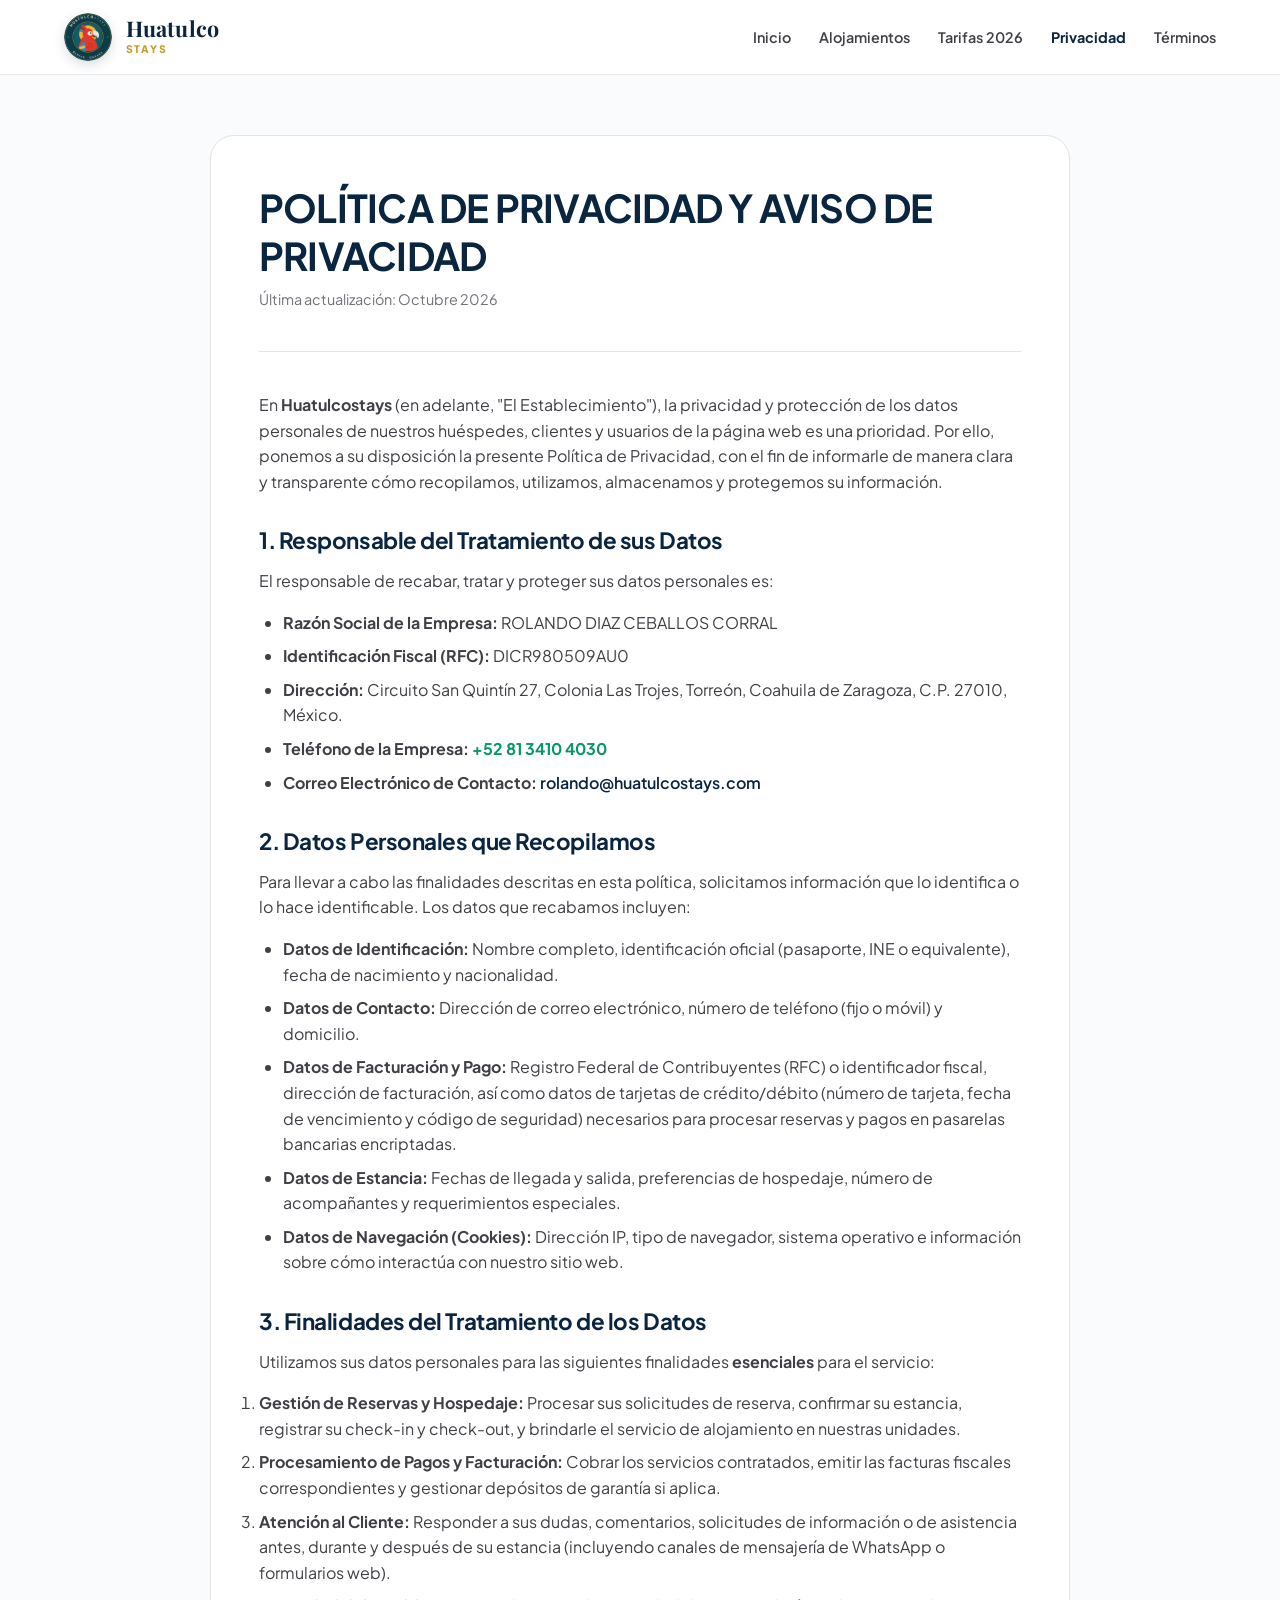
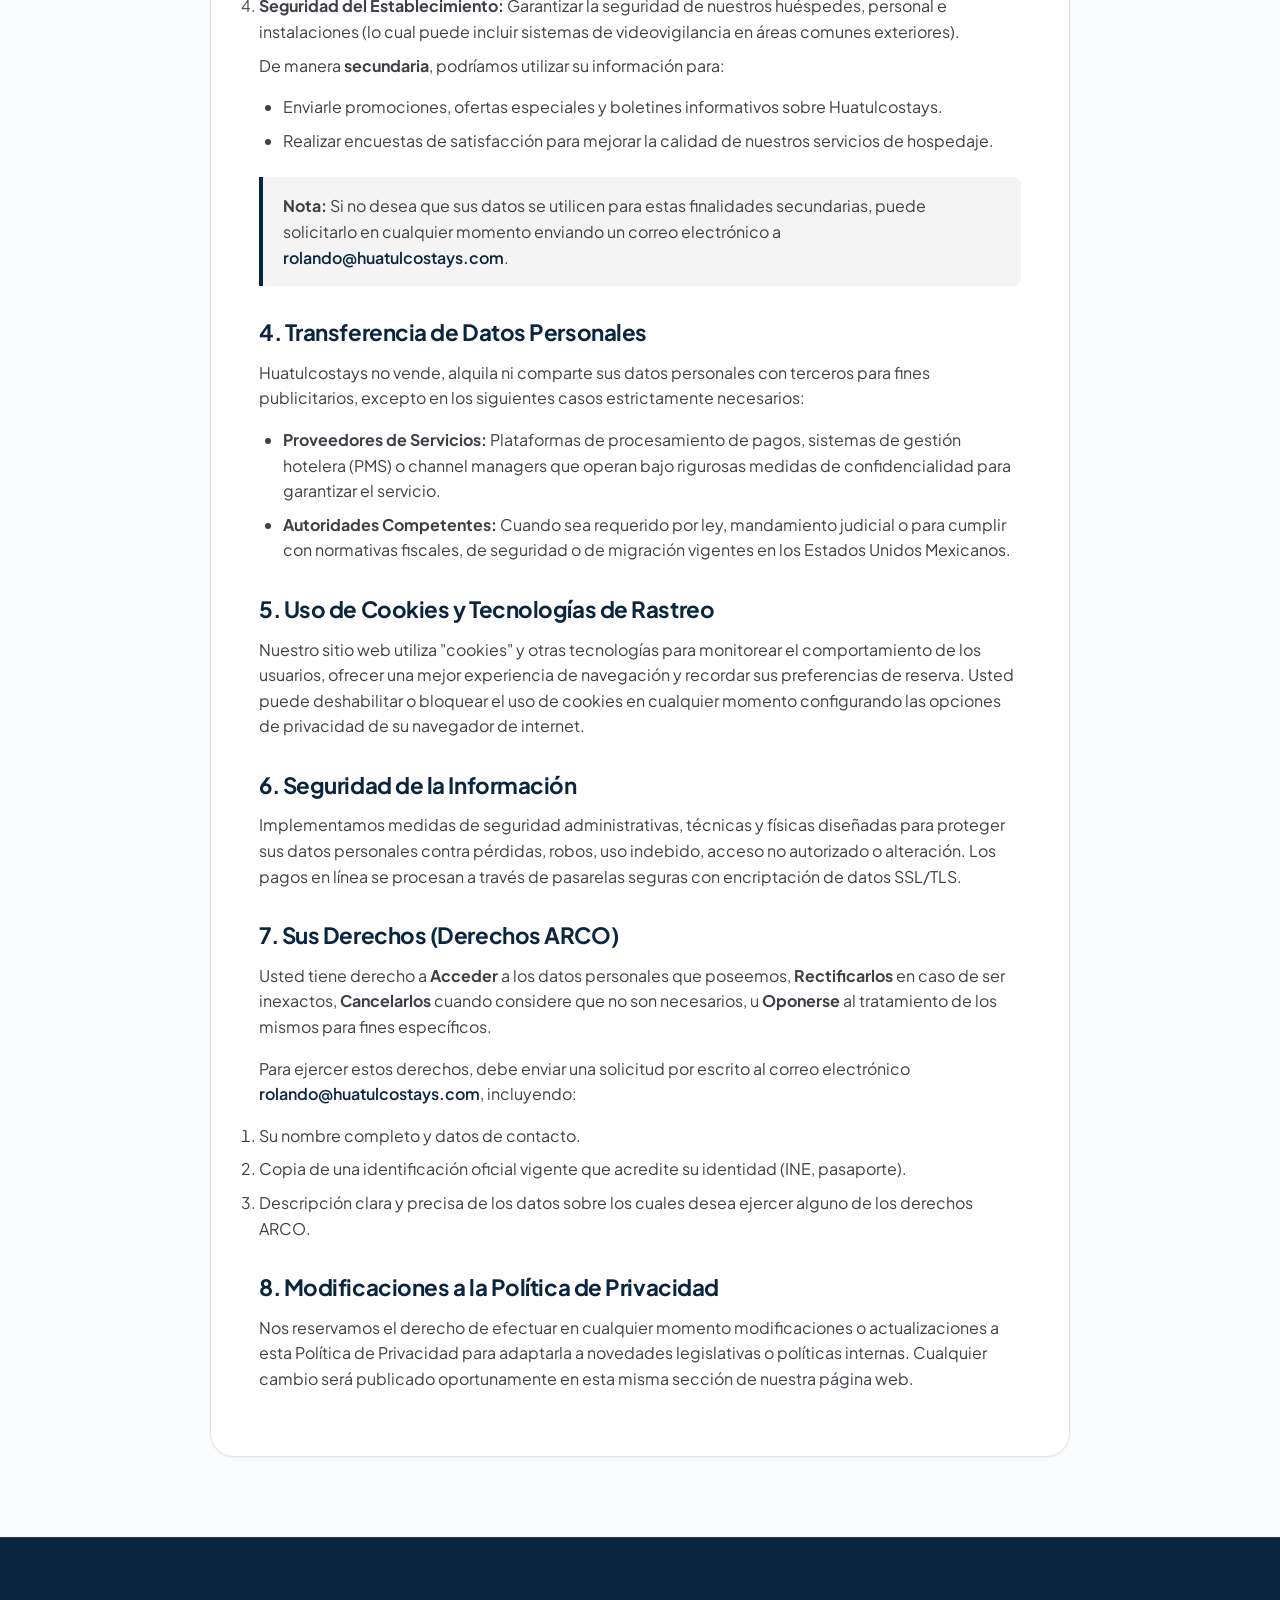
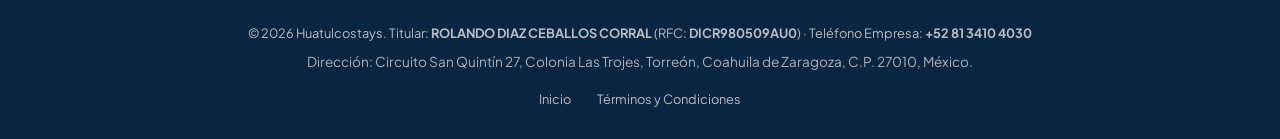
<file: privacidad.html>
<!DOCTYPE html>
<html lang="es">
<head>
  <meta charset="UTF-8">
  <meta name="viewport" content="width=device-width, initial-scale=1.0">
  <title>Política de Privacidad | Huatulcostays</title>
  <meta name="description" content="Política de Privacidad y Aviso de Privacidad de Huatulcostays conforme a la Ley Federal de Protección de Datos Personales en Posesión de los Particulares (LFPDPPP).">
  <meta name="robots" content="index, follow">
  
  <link rel="preconnect" href="https://fonts.googleapis.com">
  <link rel="preconnect" href="https://fonts.gstatic.com" crossorigin>
  <link href="https://fonts.googleapis.com/css2?family=Playfair+Display:ital,wght@0,600;0,700;1,600&family=Plus+Jakarta+Sans:wght@400;500;600;700;800&display=swap" rel="stylesheet">
  
  <link rel="icon" type="image/png" href="images/favicon.png">
  <link rel="apple-touch-icon" href="images/favicon.png">
  
  <link rel="stylesheet" href="styles.css">
</head>
<body>

  <!-- Navigation -->
  <nav class="navbar">
    <div class="container nav-inner">
      <a href="index.html" class="brand-logo">
        <img src="images/logo.png" alt="Huatulcostays" class="brand-img" width="48" height="48">
        <div class="brand-text">
          <span class="brand-title">Huatulco</span>
          <span class="brand-sub">stays</span>
        </div>
      </a>

      <ul class="nav-links">
        <li><a href="index.html" class="nav-link">Inicio</a></li>
        <li><a href="index.html#alojamientos" class="nav-link">Alojamientos</a></li>
        <li><a href="index.html#tarifas" class="nav-link">Tarifas 2026</a></li>
        <li><a href="privacidad.html" class="nav-link" style="color: var(--color-primary); font-weight: 700;">Privacidad</a></li>
        <li><a href="terminos.html" class="nav-link">Términos</a></li>
      </ul>
    </div>
  </nav>

  <!-- Legal Content -->
  <main class="legal-page">
    <div class="container">
      <div class="legal-content" style="margin: 0 auto; max-width: 860px;">
        <div class="legal-header">
          <h1>POLÍTICA DE PRIVACIDAD Y AVISO DE PRIVACIDAD</h1>
          <p>Última actualización: Octubre 2026</p>
        </div>

        <p>
          En <strong>Huatulcostays</strong> (en adelante, "El Establecimiento"), la privacidad y protección de los datos personales de nuestros huéspedes, clientes y usuarios de la página web es una prioridad. Por ello, ponemos a su disposición la presente Política de Privacidad, con el fin de informarle de manera clara y transparente cómo recopilamos, utilizamos, almacenamos y protegemos su información.
        </p>

        <h2>1. Responsable del Tratamiento de sus Datos</h2>
        <p>El responsable de recabar, tratar y proteger sus datos personales es:</p>
        <ul>
          <li><strong>Razón Social de la Empresa:</strong> ROLANDO DIAZ CEBALLOS CORRAL</li>
          <li><strong>Identificación Fiscal (RFC):</strong> DICR980509AU0</li>
          <li><strong>Dirección:</strong> Circuito San Quintín 27, Colonia Las Trojes, Torreón, Coahuila de Zaragoza, C.P. 27010, México.</li>
          <li><strong>Teléfono de la Empresa:</strong> <a href="https://wa.me/528134104030" target="_blank" rel="noopener noreferrer" style="color: var(--color-emerald); font-weight: 700;">+52 81 3410 4030</a></li>
          <li><strong>Correo Electrónico de Contacto:</strong> <a href="mailto:rolando@huatulcostays.com" style="color: var(--color-primary); font-weight: 600;">rolando@huatulcostays.com</a></li>
        </ul>

        <h2>2. Datos Personales que Recopilamos</h2>
        <p>Para llevar a cabo las finalidades descritas en esta política, solicitamos información que lo identifica o lo hace identificable. Los datos que recabamos incluyen:</p>
        <ul>
          <li><strong>Datos de Identificación:</strong> Nombre completo, identificación oficial (pasaporte, INE o equivalente), fecha de nacimiento y nacionalidad.</li>
          <li><strong>Datos de Contacto:</strong> Dirección de correo electrónico, número de teléfono (fijo o móvil) y domicilio.</li>
          <li><strong>Datos de Facturación y Pago:</strong> Registro Federal de Contribuyentes (RFC) o identificador fiscal, dirección de facturación, así como datos de tarjetas de crédito/débito (número de tarjeta, fecha de vencimiento y código de seguridad) necesarios para procesar reservas y pagos en pasarelas bancarias encriptadas.</li>
          <li><strong>Datos de Estancia:</strong> Fechas de llegada y salida, preferencias de hospedaje, número de acompañantes y requerimientos especiales.</li>
          <li><strong>Datos de Navegación (Cookies):</strong> Dirección IP, tipo de navegador, sistema operativo e información sobre cómo interactúa con nuestro sitio web.</li>
        </ul>

        <h2>3. Finalidades del Tratamiento de los Datos</h2>
        <p>Utilizamos sus datos personales para las siguientes finalidades <strong>esenciales</strong> para el servicio:</p>
        <ol>
          <li><strong>Gestión de Reservas y Hospedaje:</strong> Procesar sus solicitudes de reserva, confirmar su estancia, registrar su check-in y check-out, y brindarle el servicio de alojamiento en nuestras unidades.</li>
          <li><strong>Procesamiento de Pagos y Facturación:</strong> Cobrar los servicios contratados, emitir las facturas fiscales correspondientes y gestionar depósitos de garantía si aplica.</li>
          <li><strong>Atención al Cliente:</strong> Responder a sus dudas, comentarios, solicitudes de información o de asistencia antes, durante y después de su estancia (incluyendo canales de mensajería de WhatsApp o formularios web).</li>
          <li><strong>Seguridad del Establecimiento:</strong> Garantizar la seguridad de nuestros huéspedes, personal e instalaciones (lo cual puede incluir sistemas de videovigilancia en áreas comunes exteriores).</li>
        </ol>

        <p>De manera <strong>secundaria</strong>, podríamos utilizar su información para:</p>
        <ul>
          <li>Enviarle promociones, ofertas especiales y boletines informativos sobre Huatulcostays.</li>
          <li>Realizar encuestas de satisfacción para mejorar la calidad de nuestros servicios de hospedaje.</li>
        </ul>

        <div style="background-color: var(--color-zinc-100); border-left: 4px solid var(--color-primary); margin: 1.5rem 0; padding: 1rem 1.25rem; border-radius: 0 8px 8px 0;">
          <strong>Nota:</strong> Si no desea que sus datos se utilicen para estas finalidades secundarias, puede solicitarlo en cualquier momento enviando un correo electrónico a <a href="mailto:rolando@huatulcostays.com" style="color: var(--color-primary); font-weight: 600;">rolando@huatulcostays.com</a>.
        </div>

        <h2>4. Transferencia de Datos Personales</h2>
        <p>Huatulcostays no vende, alquila ni comparte sus datos personales con terceros para fines publicitarios, excepto en los siguientes casos estrictamente necesarios:</p>
        <ul>
          <li><strong>Proveedores de Servicios:</strong> Plataformas de procesamiento de pagos, sistemas de gestión hotelera (PMS) o channel managers que operan bajo rigurosas medidas de confidencialidad para garantizar el servicio.</li>
          <li><strong>Autoridades Competentes:</strong> Cuando sea requerido por ley, mandamiento judicial o para cumplir con normativas fiscales, de seguridad o de migración vigentes en los Estados Unidos Mexicanos.</li>
        </ul>

        <h2>5. Uso de Cookies y Tecnologías de Rastreo</h2>
        <p>
          Nuestro sitio web utiliza "cookies" y otras tecnologías para monitorear el comportamiento de los usuarios, ofrecer una mejor experiencia de navegación y recordar sus preferencias de reserva. Usted puede deshabilitar o bloquear el uso de cookies en cualquier momento configurando las opciones de privacidad de su navegador de internet.
        </p>

        <h2>6. Seguridad de la Información</h2>
        <p>
          Implementamos medidas de seguridad administrativas, técnicas y físicas diseñadas para proteger sus datos personales contra pérdidas, robos, uso indebido, acceso no autorizado o alteración. Los pagos en línea se procesan a través de pasarelas seguras con encriptación de datos SSL/TLS.
        </p>

        <h2>7. Sus Derechos (Derechos ARCO)</h2>
        <p>
          Usted tiene derecho a <strong>Acceder</strong> a los datos personales que poseemos, <strong>Rectificarlos</strong> en caso de ser inexactos, <strong>Cancelarlos</strong> cuando considere que no son necesarios, u <strong>Oponerse</strong> al tratamiento de los mismos para fines específicos.
        </p>
        <p>
          Para ejercer estos derechos, debe enviar una solicitud por escrito al correo electrónico <a href="mailto:rolando@huatulcostays.com" style="color: var(--color-primary); font-weight: 600;">rolando@huatulcostays.com</a>, incluyendo:
        </p>
        <ol>
          <li>Su nombre completo y datos de contacto.</li>
          <li>Copia de una identificación oficial vigente que acredite su identidad (INE, pasaporte).</li>
          <li>Descripción clara y precisa de los datos sobre los cuales desea ejercer alguno de los derechos ARCO.</li>
        </ol>

        <h2>8. Modificaciones a la Política de Privacidad</h2>
        <p>
          Nos reservamos el derecho de efectuar en cualquier momento modificaciones o actualizaciones a esta Política de Privacidad para adaptarla a novedades legislativas o políticas internas. Cualquier cambio será publicado oportunamente en esta misma sección de nuestra página web.
        </p>
      </div>
    </div>
  </main>

  <!-- Footer -->
  <footer class="footer">
    <div class="container">
      <div class="footer-bottom" style="display: flex; flex-direction: column; gap: 0.5rem; text-align: center;">
        <div>
          © 2026 Huatulcostays. Titular: <strong>ROLANDO DIAZ CEBALLOS CORRAL</strong> (RFC: <strong>DICR980509AU0</strong>) · Teléfono Empresa: <strong>+52 81 3410 4030</strong>
        </div>
        <div style="font-size: 0.85rem; color: rgba(255,255,255,0.65);">
          Dirección: Circuito San Quintín 27, Colonia Las Trojes, Torreón, Coahuila de Zaragoza, C.P. 27010, México.
        </div>
        <div style="margin-top: 0.5rem;">
          <a href="index.html" style="color: rgba(255,255,255,0.7); margin-right: 1.5rem;">Inicio</a>
          <a href="terminos.html" style="color: rgba(255,255,255,0.7);">Términos y Condiciones</a>
        </div>
      </div>
    </div>
  </footer>

</body>
</html>
</file>
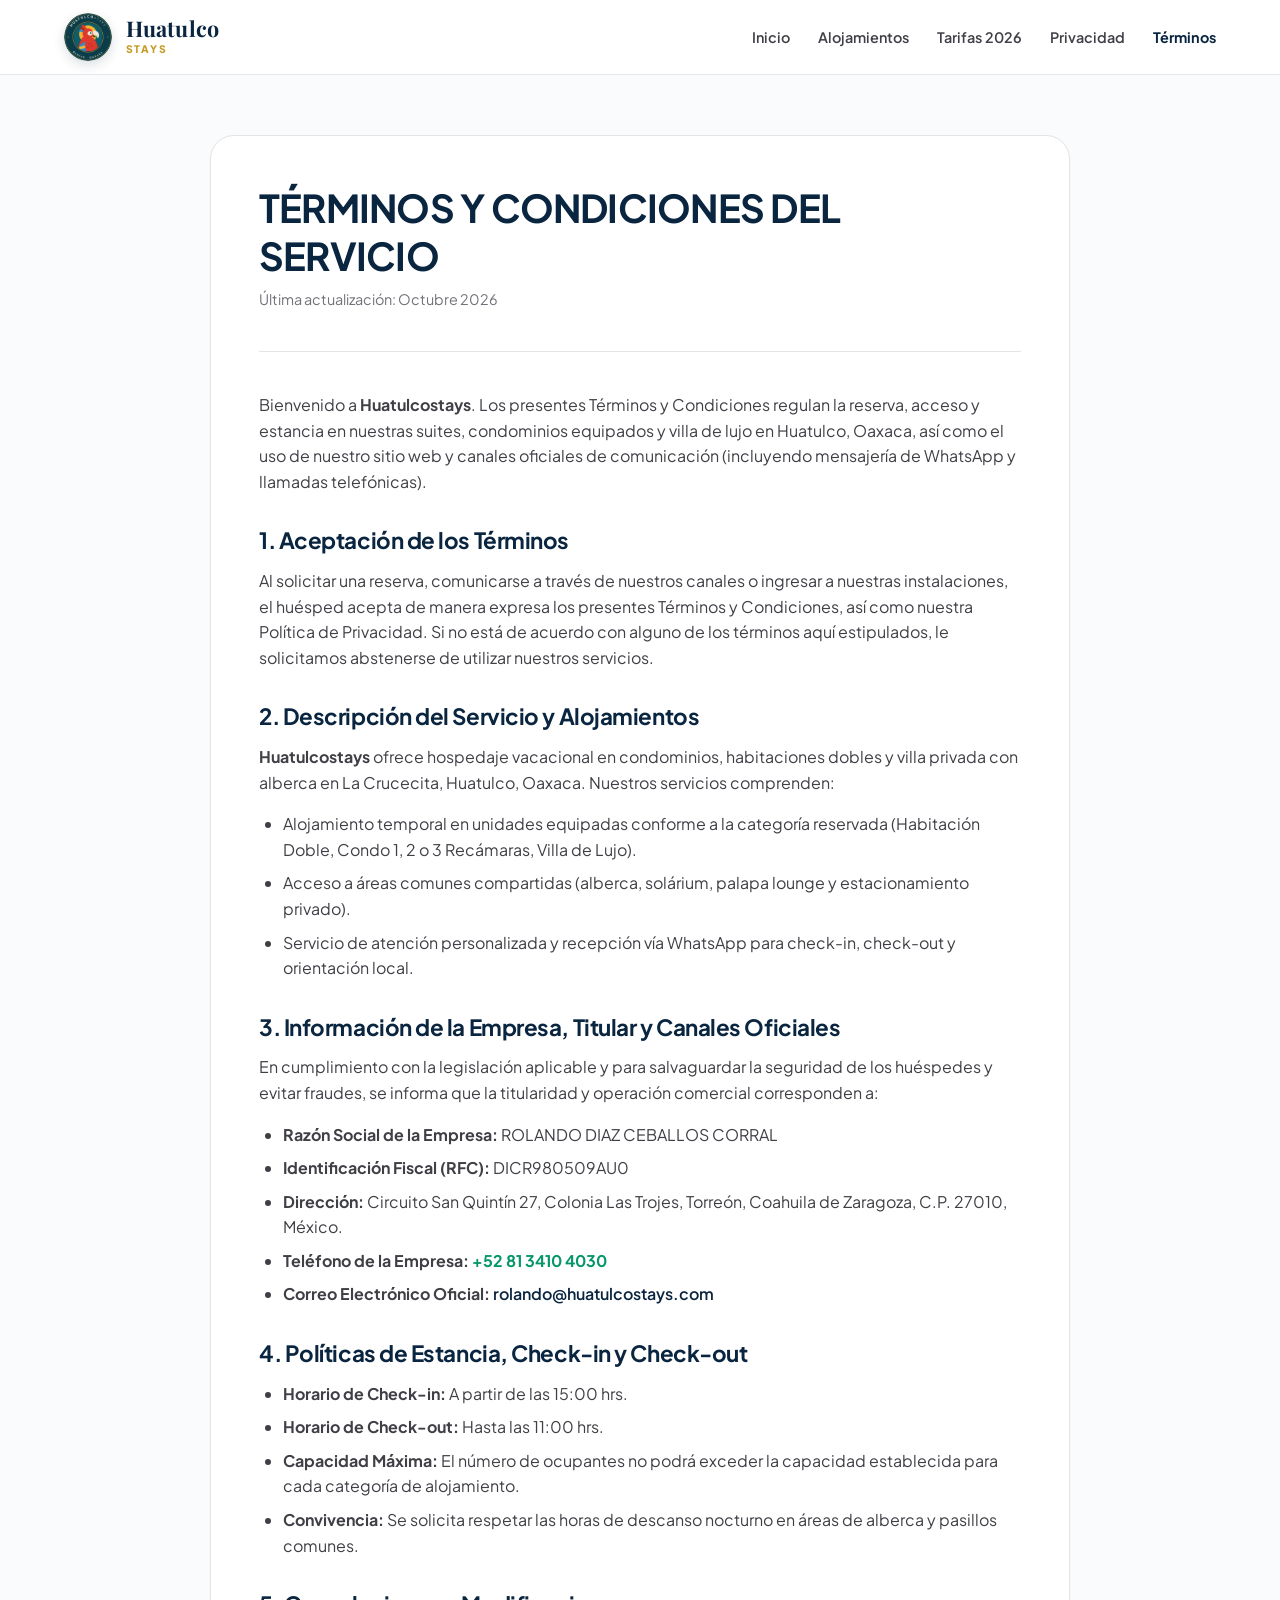
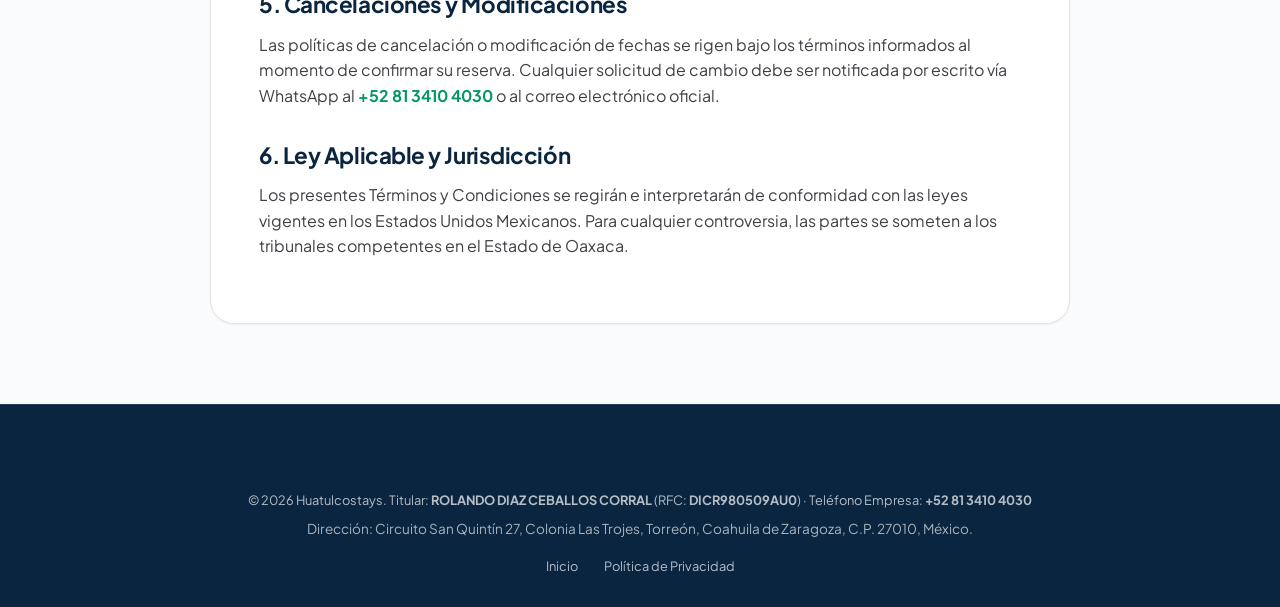
<file: terminos.html>
<!DOCTYPE html>
<html lang="es">
<head>
  <meta charset="UTF-8">
  <meta name="viewport" content="width=device-width, initial-scale=1.0">
  <title>Términos y Condiciones | Huatulcostays</title>
  <meta name="description" content="Términos y condiciones de reservación y estancia en condominios, suites y villas de Huatulcostays en Huatulco, Oaxaca.">
  <meta name="robots" content="index, follow">
  
  <link rel="preconnect" href="https://fonts.googleapis.com">
  <link rel="preconnect" href="https://fonts.gstatic.com" crossorigin>
  <link href="https://fonts.googleapis.com/css2?family=Playfair+Display:ital,wght@0,600;0,700;1,600&family=Plus+Jakarta+Sans:wght@400;500;600;700;800&display=swap" rel="stylesheet">
  
  <link rel="icon" type="image/png" href="images/favicon.png">
  <link rel="apple-touch-icon" href="images/favicon.png">
  
  <link rel="stylesheet" href="styles.css">
</head>
<body>

  <!-- Navigation -->
  <nav class="navbar">
    <div class="container nav-inner">
      <a href="index.html" class="brand-logo">
        <img src="images/logo.png" alt="Huatulcostays" class="brand-img" width="48" height="48">
        <div class="brand-text">
          <span class="brand-title">Huatulco</span>
          <span class="brand-sub">stays</span>
        </div>
      </a>

      <ul class="nav-links">
        <li><a href="index.html" class="nav-link">Inicio</a></li>
        <li><a href="index.html#alojamientos" class="nav-link">Alojamientos</a></li>
        <li><a href="index.html#tarifas" class="nav-link">Tarifas 2026</a></li>
        <li><a href="privacidad.html" class="nav-link">Privacidad</a></li>
        <li><a href="terminos.html" class="nav-link" style="color: var(--color-primary); font-weight: 700;">Términos</a></li>
      </ul>
    </div>
  </nav>

  <!-- Terms Content -->
  <main class="legal-page">
    <div class="container">
      <div class="legal-content" style="margin: 0 auto; max-width: 860px;">
        <div class="legal-header">
          <h1>TÉRMINOS Y CONDICIONES DEL SERVICIO</h1>
          <p>Última actualización: Octubre 2026</p>
        </div>

        <p>
          Bienvenido a <strong>Huatulcostays</strong>. Los presentes Términos y Condiciones regulan la reserva, acceso y estancia en nuestras suites, condominios equipados y villa de lujo en Huatulco, Oaxaca, así como el uso de nuestro sitio web y canales oficiales de comunicación (incluyendo mensajería de WhatsApp y llamadas telefónicas).
        </p>

        <h2>1. Aceptación de los Términos</h2>
        <p>
          Al solicitar una reserva, comunicarse a través de nuestros canales o ingresar a nuestras instalaciones, el huésped acepta de manera expresa los presentes Términos y Condiciones, así como nuestra Política de Privacidad. Si no está de acuerdo con alguno de los términos aquí estipulados, le solicitamos abstenerse de utilizar nuestros servicios.
        </p>

        <h2>2. Descripción del Servicio y Alojamientos</h2>
        <p>
          <strong>Huatulcostays</strong> ofrece hospedaje vacacional en condominios, habitaciones dobles y villa privada con alberca en La Crucecita, Huatulco, Oaxaca. Nuestros servicios comprenden:
        </p>
        <ul>
          <li>Alojamiento temporal en unidades equipadas conforme a la categoría reservada (Habitación Doble, Condo 1, 2 o 3 Recámaras, Villa de Lujo).</li>
          <li>Acceso a áreas comunes compartidas (alberca, solárium, palapa lounge y estacionamiento privado).</li>
          <li>Servicio de atención personalizada y recepción vía WhatsApp para check-in, check-out y orientación local.</li>
        </ul>

        <h2>3. Información de la Empresa, Titular y Canales Oficiales</h2>
        <p>
          En cumplimiento con la legislación aplicable y para salvaguardar la seguridad de los huéspedes y evitar fraudes, se informa que la titularidad y operación comercial corresponden a:
        </p>
        <ul>
          <li><strong>Razón Social de la Empresa:</strong> ROLANDO DIAZ CEBALLOS CORRAL</li>
          <li><strong>Identificación Fiscal (RFC):</strong> DICR980509AU0</li>
          <li><strong>Dirección:</strong> Circuito San Quintín 27, Colonia Las Trojes, Torreón, Coahuila de Zaragoza, C.P. 27010, México.</li>
          <li><strong>Teléfono de la Empresa:</strong> <a href="https://wa.me/528134104030" target="_blank" rel="noopener noreferrer" style="color: var(--color-emerald); font-weight: 700;">+52 81 3410 4030</a></li>
          <li><strong>Correo Electrónico Oficial:</strong> <a href="mailto:rolando@huatulcostays.com" style="color: var(--color-primary); font-weight: 600;">rolando@huatulcostays.com</a></li>
        </ul>

        <h2>4. Políticas de Estancia, Check-in y Check-out</h2>
        <ul>
          <li><strong>Horario de Check-in:</strong> A partir de las 15:00 hrs.</li>
          <li><strong>Horario de Check-out:</strong> Hasta las 11:00 hrs.</li>
          <li><strong>Capacidad Máxima:</strong> El número de ocupantes no podrá exceder la capacidad establecida para cada categoría de alojamiento.</li>
          <li><strong>Convivencia:</strong> Se solicita respetar las horas de descanso nocturno en áreas de alberca y pasillos comunes.</li>
        </ul>

        <h2>5. Cancelaciones y Modificaciones</h2>
        <p>
          Las políticas de cancelación o modificación de fechas se rigen bajo los términos informados al momento de confirmar su reserva. Cualquier solicitud de cambio debe ser notificada por escrito vía WhatsApp al <a href="https://wa.me/528134104030" target="_blank" rel="noopener noreferrer" style="color: var(--color-emerald); font-weight: 700;">+52 81 3410 4030</a> o al correo electrónico oficial.
        </p>

        <h2>6. Ley Aplicable y Jurisdicción</h2>
        <p>
          Los presentes Términos y Condiciones se regirán e interpretarán de conformidad con las leyes vigentes en los Estados Unidos Mexicanos. Para cualquier controversia, las partes se someten a los tribunales competentes en el Estado de Oaxaca.
        </p>
      </div>
    </div>
  </main>

  <!-- Footer -->
  <footer class="footer">
    <div class="container">
      <div class="footer-bottom" style="display: flex; flex-direction: column; gap: 0.5rem; text-align: center;">
        <div>
          © 2026 Huatulcostays. Titular: <strong>ROLANDO DIAZ CEBALLOS CORRAL</strong> (RFC: <strong>DICR980509AU0</strong>) · Teléfono Empresa: <strong>+52 81 3410 4030</strong>
        </div>
        <div style="font-size: 0.85rem; color: rgba(255,255,255,0.65);">
          Dirección: Circuito San Quintín 27, Colonia Las Trojes, Torreón, Coahuila de Zaragoza, C.P. 27010, México.
        </div>
        <div style="margin-top: 0.5rem;">
          <a href="index.html" style="color: rgba(255,255,255,0.7); margin-right: 1.5rem;">Inicio</a>
          <a href="privacidad.html" style="color: rgba(255,255,255,0.7);">Política de Privacidad</a>
        </div>
      </div>
    </div>
  </footer>

</body>
</html>
</file>
<file: styles.css>
/* ==========================================================================
   HUATULCOSTAYS - STYLES
   Modern Coastal Luxury Resort & Hospitality
   ========================================================================== */

:root {
  --color-primary: #0a2540;
  --color-primary-light: #163e66;
  --color-primary-dark: #061727;
  --color-accent: #c59b27;
  --color-accent-light: #dfb743;
  --color-accent-soft: rgba(197, 155, 39, 0.12);
  --color-emerald: #059669;
  --color-emerald-light: #10b981;
  --color-emerald-soft: rgba(5, 150, 105, 0.1);
  --color-dark: #0f172a;
  --color-zinc-900: #18181b;
  --color-zinc-700: #3f3f46;
  --color-zinc-500: #71717a;
  --color-zinc-300: #d4d4d8;
  --color-zinc-200: #e4e4e7;
  --color-zinc-100: #f4f4f5;
  --color-zinc-50: #fafafa;
  --color-white: #ffffff;
  
  --font-sans: 'Plus Jakarta Sans', system-ui, -apple-system, BlinkMacSystemFont, 'Segoe UI', Roboto, sans-serif;
  --font-serif: 'Playfair Display', Georgia, serif;
  
  --shadow-sm: 0 1px 2px 0 rgba(0, 0, 0, 0.05);
  --shadow-md: 0 4px 6px -1px rgba(0, 0, 0, 0.08), 0 2px 4px -2px rgba(0, 0, 0, 0.05);
  --shadow-lg: 0 10px 25px -3px rgba(10, 37, 64, 0.12), 0 4px 6px -4px rgba(10, 37, 64, 0.08);
  --shadow-xl: 0 20px 35px -5px rgba(10, 37, 64, 0.16);
  
  --radius-sm: 8px;
  --radius-md: 12px;
  --radius-lg: 18px;
  --radius-xl: 24px;
  --radius-full: 9999px;
  
  --transition: all 0.25s cubic-bezier(0.16, 1, 0.3, 1);
}

*, *::before, *::after {
  box-sizing: border-box;
  margin: 0;
  padding: 0;
}

html {
  scroll-behavior: smooth;
  font-size: 16px;
  -webkit-text-size-adjust: 100%;
}

body {
  font-family: var(--font-sans);
  background-color: #fafbfc;
  color: var(--color-zinc-700);
  line-height: 1.6;
  -webkit-font-smoothing: antialiased;
  -moz-osx-font-smoothing: grayscale;
  overflow-x: hidden;
}

/* Typography */
h1, h2, h3, h4, h5, h6 {
  color: var(--color-primary);
  font-weight: 700;
  line-height: 1.25;
  letter-spacing: -0.02em;
}

.font-serif {
  font-family: var(--font-serif);
}

p {
  color: var(--color-zinc-700);
  margin-bottom: 1rem;
}

a {
  color: inherit;
  text-decoration: none;
  transition: var(--transition);
}

img {
  max-width: 100%;
  height: auto;
  display: block;
}

.container {
  width: 100%;
  max-width: 1200px;
  margin-left: auto;
  margin-right: auto;
  padding-left: 1.5rem;
  padding-right: 1.5rem;
}

/* Topbar */
.topbar {
  background: var(--color-primary-dark);
  color: rgba(255, 255, 255, 0.85);
  font-size: 0.8rem;
  padding: 0.5rem 0;
  border-bottom: 1px solid rgba(255, 255, 255, 0.08);
}

.topbar-inner {
  display: flex;
  align-items: center;
  justify-content: space-between;
  flex-wrap: wrap;
  gap: 0.5rem;
}

.topbar-highlight {
  color: var(--color-accent-light);
  font-weight: 700;
}

/* Navbar */
.navbar {
  position: sticky;
  top: 0;
  left: 0;
  width: 100%;
  background: rgba(255, 255, 255, 0.96);
  backdrop-filter: blur(16px);
  -webkit-backdrop-filter: blur(16px);
  border-bottom: 1px solid rgba(228, 228, 231, 0.8);
  z-index: 1000;
  transition: var(--transition);
}

.nav-inner {
  display: flex;
  align-items: center;
  justify-content: space-between;
  height: 74px;
}

.brand-logo {
  display: flex;
  align-items: center;
  gap: 0.85rem;
  text-decoration: none;
}

.brand-img {
  width: 48px;
  height: 48px;
  border-radius: 50%;
  object-fit: cover;
  display: block;
  box-shadow: 0 4px 12px rgba(10, 37, 64, 0.15);
  transition: transform 0.25s ease;
  flex-shrink: 0;
}

.brand-logo:hover .brand-img {
  transform: scale(1.05);
}

.brand-text {
  display: flex;
  flex-direction: column;
}

.brand-title {
  font-family: var(--font-serif);
  font-size: 1.35rem;
  font-weight: 700;
  color: var(--color-primary);
  line-height: 1.1;
  letter-spacing: 0.01em;
}

.brand-sub {
  font-size: 0.65rem;
  font-weight: 800;
  text-transform: uppercase;
  letter-spacing: 0.18em;
  color: var(--color-accent);
}

.nav-links {
  display: flex;
  align-items: center;
  gap: 1.75rem;
  list-style: none;
}

.nav-link {
  font-size: 0.9rem;
  font-weight: 600;
  color: var(--color-zinc-700);
}

.nav-link:hover {
  color: var(--color-primary);
}

.nav-cta {
  display: inline-flex;
  align-items: center;
  gap: 0.5rem;
  background: #25D366;
  color: var(--color-white);
  padding: 0.65rem 1.3rem;
  border-radius: var(--radius-full);
  font-size: 0.85rem;
  font-weight: 700;
  box-shadow: 0 4px 14px rgba(37, 211, 102, 0.35);
  transition: var(--transition);
}

.nav-cta:hover {
  background: #20ba59;
  transform: translateY(-2px);
  box-shadow: 0 6px 18px rgba(37, 211, 102, 0.45);
}

/* Hero Section */
.hero {
  position: relative;
  padding: 80px 0 70px 0;
  background: linear-gradient(180deg, #f0f4f8 0%, #fafbfc 100%);
  overflow: hidden;
}

.hero-grid {
  display: grid;
  grid-template-columns: 1.15fr 0.85fr;
  gap: 3.5rem;
  align-items: center;
}

.hero-tag {
  display: inline-flex;
  align-items: center;
  gap: 0.5rem;
  background: var(--color-accent-soft);
  color: #926f12;
  border: 1px solid rgba(197, 155, 39, 0.25);
  padding: 0.4rem 1rem;
  border-radius: var(--radius-full);
  font-size: 0.78rem;
  font-weight: 800;
  text-transform: uppercase;
  letter-spacing: 0.08em;
  margin-bottom: 1.25rem;
}

.hero-title {
  font-size: 3.2rem;
  font-weight: 800;
  color: var(--color-primary);
  margin-bottom: 1.25rem;
  line-height: 1.15;
}

.hero-title span {
  font-family: var(--font-serif);
  font-weight: 600;
  font-style: italic;
  color: var(--color-accent);
}

.hero-desc {
  font-size: 1.15rem;
  color: var(--color-zinc-500);
  margin-bottom: 2rem;
  line-height: 1.7;
}

.hero-actions {
  display: flex;
  align-items: center;
  gap: 1rem;
  flex-wrap: wrap;
  margin-bottom: 2.5rem;
}

.btn-primary {
  display: inline-flex;
  align-items: center;
  gap: 0.65rem;
  background: #25D366;
  color: var(--color-white);
  padding: 0.95rem 1.85rem;
  border-radius: var(--radius-full);
  font-size: 1rem;
  font-weight: 700;
  box-shadow: 0 10px 25px -4px rgba(37, 211, 102, 0.45);
  transition: var(--transition);
  cursor: pointer;
}

.btn-primary:hover {
  background: #20ba59;
  transform: translateY(-2px);
  box-shadow: 0 12px 30px -4px rgba(37, 211, 102, 0.55);
}

.btn-secondary {
  display: inline-flex;
  align-items: center;
  gap: 0.5rem;
  background: var(--color-white);
  color: var(--color-primary);
  border: 1px solid var(--color-zinc-300);
  padding: 0.95rem 1.85rem;
  border-radius: var(--radius-full);
  font-size: 1rem;
  font-weight: 700;
  box-shadow: var(--shadow-sm);
  transition: var(--transition);
}

.btn-secondary:hover {
  background: var(--color-zinc-50);
  border-color: var(--color-zinc-900);
  transform: translateY(-2px);
}

/* Hero Showcase Card */
.hero-showcase {
  position: relative;
}

.showcase-card {
  position: relative;
  border-radius: var(--radius-xl);
  overflow: hidden;
  box-shadow: var(--shadow-xl);
  border: 4px solid var(--color-white);
}

.showcase-card img {
  width: 100%;
  height: 420px;
  object-fit: cover;
  transition: transform 0.6s ease;
}

.showcase-card:hover img {
  transform: scale(1.03);
}

.showcase-floating-badge {
  position: absolute;
  bottom: 1.25rem;
  left: 1.25rem;
  right: 1.25rem;
  background: rgba(10, 37, 64, 0.88);
  backdrop-filter: blur(12px);
  color: var(--color-white);
  padding: 1.25rem;
  border-radius: var(--radius-lg);
  border: 1px solid rgba(255, 255, 255, 0.15);
}

.showcase-floating-badge h4 {
  color: var(--color-white);
  font-size: 1.1rem;
  margin-bottom: 0.25rem;
}

.showcase-floating-badge p {
  color: rgba(255, 255, 255, 0.8);
  font-size: 0.85rem;
  margin-bottom: 0;
}

/* Sections */
.section {
  padding: 80px 0;
}

.section-alt {
  background: var(--color-white);
  border-top: 1px solid var(--color-zinc-200);
  border-bottom: 1px solid var(--color-zinc-200);
}

.section-header {
  text-align: center;
  max-width: 720px;
  margin: 0 auto 3.5rem auto;
}

.section-tag {
  display: inline-block;
  font-size: 0.75rem;
  font-weight: 800;
  text-transform: uppercase;
  letter-spacing: 0.15em;
  color: var(--color-accent);
  margin-bottom: 0.75rem;
}

.section-title {
  font-size: 2.4rem;
  margin-bottom: 0.85rem;
  color: var(--color-primary);
}

.section-desc {
  font-size: 1.05rem;
  color: var(--color-zinc-500);
}

/* Highlights / Amenities Grid */
.amenities-bar {
  display: grid;
  grid-template-columns: repeat(auto-fit, minmax(180px, 1fr));
  gap: 1.25rem;
  margin-bottom: 3rem;
}

.amenity-pill {
  background: var(--color-white);
  border: 1px solid var(--color-zinc-200);
  border-radius: var(--radius-lg);
  padding: 1.25rem 1rem;
  text-align: center;
  box-shadow: var(--shadow-sm);
  transition: var(--transition);
}

.amenity-pill:hover {
  transform: translateY(-3px);
  border-color: var(--color-primary);
  box-shadow: var(--shadow-md);
}

.amenity-icon {
  font-size: 1.8rem;
  margin-bottom: 0.5rem;
}

.amenity-title {
  font-size: 0.88rem;
  font-weight: 700;
  color: var(--color-primary);
}

/* Accommodations Cards */
.accommodations-grid {
  display: grid;
  grid-template-columns: repeat(auto-fit, minmax(340px, 1fr));
  gap: 2rem;
}

.room-card {
  background: var(--color-white);
  border: 1px solid var(--color-zinc-200);
  border-radius: var(--radius-xl);
  overflow: hidden;
  box-shadow: var(--shadow-sm);
  transition: var(--transition);
  display: flex;
  flex-direction: column;
}

.room-card:hover {
  transform: translateY(-6px);
  box-shadow: var(--shadow-xl);
  border-color: rgba(10, 37, 64, 0.25);
}

.room-image-wrap {
  position: relative;
  height: 240px;
  overflow: hidden;
  background: #e2e8f0;
}

.room-image-wrap img {
  width: 100%;
  height: 100%;
  object-fit: cover;
  transition: transform 0.5s ease;
}

.room-card:hover .room-image-wrap img {
  transform: scale(1.05);
}

.room-badge {
  position: absolute;
  top: 1rem;
  right: 1rem;
  background: rgba(10, 37, 64, 0.85);
  backdrop-filter: blur(8px);
  color: var(--color-white);
  font-size: 0.75rem;
  font-weight: 800;
  padding: 0.35rem 0.85rem;
  border-radius: var(--radius-full);
  letter-spacing: 0.05em;
  text-transform: uppercase;
}

.room-body {
  padding: 1.75rem;
  display: flex;
  flex-direction: column;
  flex-grow: 1;
}

.room-title {
  font-size: 1.4rem;
  margin-bottom: 0.5rem;
  color: var(--color-primary);
}

.room-features {
  list-style: none;
  margin: 1rem 0 1.5rem 0;
  display: flex;
  flex-direction: column;
  gap: 0.45rem;
  flex-grow: 1;
}

.room-features li {
  font-size: 0.86rem;
  color: var(--color-zinc-700);
  display: flex;
  align-items: center;
  gap: 0.5rem;
}

.room-features li svg {
  color: var(--color-emerald);
  flex-shrink: 0;
}

.room-pricing-box {
  background: var(--color-zinc-50);
  border: 1px solid var(--color-zinc-200);
  border-radius: var(--radius-md);
  padding: 1rem;
  margin-bottom: 1.25rem;
}

.room-pricing-header {
  font-size: 0.72rem;
  font-weight: 800;
  text-transform: uppercase;
  letter-spacing: 0.08em;
  color: var(--color-zinc-500);
  margin-bottom: 0.4rem;
}

.room-price-val {
  font-size: 1.35rem;
  font-weight: 800;
  color: var(--color-primary);
}

.room-price-val span {
  font-size: 0.8rem;
  font-weight: 500;
  color: var(--color-zinc-500);
}

.room-pricing-tiers {
  display: flex;
  justify-content: space-between;
  margin-top: 0.5rem;
  padding-top: 0.5rem;
  border-top: 1px dashed var(--color-zinc-200);
  font-size: 0.75rem;
  color: var(--color-zinc-500);
}

.btn-book {
  display: flex;
  align-items: center;
  justify-content: center;
  gap: 0.5rem;
  width: 100%;
  background: #25D366;
  color: var(--color-white);
  padding: 0.85rem 1rem;
  border-radius: var(--radius-lg);
  font-size: 0.92rem;
  font-weight: 700;
  box-shadow: 0 4px 12px rgba(37, 211, 102, 0.28);
  transition: var(--transition);
}

.btn-book:hover {
  background: #20ba59;
  transform: translateY(-2px);
  box-shadow: 0 6px 16px rgba(37, 211, 102, 0.4);
}

/* Pricing Table */
.pricing-table-wrap {
  background: var(--color-white);
  border: 1px solid var(--color-zinc-200);
  border-radius: var(--radius-xl);
  overflow: hidden;
  box-shadow: var(--shadow-md);
  margin-bottom: 2rem;
}

.pricing-table {
  width: 100%;
  border-collapse: collapse;
  text-align: center;
}

.pricing-table th {
  background: var(--color-primary);
  color: var(--color-white);
  padding: 1.1rem 1rem;
  font-size: 0.88rem;
  font-weight: 700;
  letter-spacing: 0.03em;
}

.pricing-table td {
  padding: 1rem;
  border-bottom: 1px solid var(--color-zinc-200);
  font-size: 0.92rem;
  color: var(--color-zinc-700);
}

.pricing-table tr:last-child td {
  border-bottom: none;
}

.pricing-table tr:nth-child(even) {
  background: #f8fafc;
}

.pricing-notes {
  background: #f8fafc;
  border: 1px solid var(--color-zinc-200);
  border-radius: var(--radius-lg);
  padding: 1.5rem;
  font-size: 0.88rem;
  color: var(--color-zinc-700);
  display: grid;
  grid-template-columns: 1fr 1fr;
  gap: 1.5rem;
}

/* Reviews */
.reviews-grid {
  display: grid;
  grid-template-columns: repeat(auto-fit, minmax(280px, 1fr));
  gap: 1.5rem;
}

.review-card {
  background: var(--color-white);
  border: 1px solid var(--color-zinc-200);
  border-radius: var(--radius-lg);
  padding: 1.75rem;
  box-shadow: var(--shadow-sm);
  display: flex;
  flex-direction: column;
  justify-content: space-between;
}

.review-stars {
  color: #f59e0b;
  font-size: 1rem;
  margin-bottom: 0.75rem;
}

.review-text {
  font-style: italic;
  font-size: 0.95rem;
  color: var(--color-zinc-700);
  margin-bottom: 1rem;
}

.review-author {
  font-size: 0.82rem;
  font-weight: 700;
  color: var(--color-primary);
}

/* Facilities Gallery */
.gallery-grid {
  display: grid;
  grid-template-columns: repeat(auto-fit, minmax(260px, 1fr));
  gap: 1.25rem;
  margin-bottom: 2rem;
}

.gallery-item {
  position: relative;
  border-radius: var(--radius-lg);
  overflow: hidden;
  height: 220px;
  box-shadow: var(--shadow-sm);
}

.gallery-item img {
  width: 100%;
  height: 100%;
  object-fit: cover;
  transition: transform 0.5s ease;
}

.gallery-item:hover img {
  transform: scale(1.06);
}

.gallery-caption {
  position: absolute;
  bottom: 0;
  left: 0;
  width: 100%;
  padding: 1rem;
  background: linear-gradient(180deg, transparent 0%, rgba(10, 37, 64, 0.85) 100%);
  color: var(--color-white);
  font-size: 0.88rem;
  font-weight: 700;
}

/* Map Section */
.map-wrap {
  border-radius: var(--radius-xl);
  overflow: hidden;
  box-shadow: var(--shadow-md);
  border: 1px solid var(--color-zinc-200);
  height: 380px;
}

.map-wrap iframe {
  width: 100%;
  height: 100%;
  border: none;
}

/* Contact Card */
.contact-card {
  background: #f8fafc;
  border: 1px solid var(--color-zinc-200);
  border-radius: var(--radius-xl);
  padding: 3rem;
  display: grid;
  grid-template-columns: 1fr 1fr;
  gap: 3rem;
}

.contact-info-list {
  display: flex;
  flex-direction: column;
  gap: 1.25rem;
  margin-top: 1.5rem;
}

.contact-info-item {
  display: flex;
  align-items: flex-start;
  gap: 1rem;
}

.contact-info-icon {
  width: 42px;
  height: 42px;
  border-radius: var(--radius-md);
  background: var(--color-accent-soft);
  color: var(--color-accent);
  display: flex;
  align-items: center;
  justify-content: center;
  flex-shrink: 0;
}

.contact-info-text strong {
  display: block;
  font-size: 0.95rem;
  color: var(--color-primary);
}

.contact-info-text span,
.contact-info-text a {
  font-size: 0.9rem;
  color: var(--color-zinc-700);
}

.contact-action-box {
  background: var(--color-white);
  border: 1px solid var(--color-zinc-200);
  border-radius: var(--radius-lg);
  padding: 2.25rem;
  box-shadow: var(--shadow-sm);
  display: flex;
  flex-direction: column;
  justify-content: center;
}

/* Floating WhatsApp Button */
.whatsapp-float {
  position: fixed;
  bottom: 24px;
  right: 24px;
  z-index: 1000;
  background-color: #25D366;
  color: var(--color-white);
  padding: 0.85rem 1.4rem;
  border-radius: var(--radius-full);
  display: flex;
  align-items: center;
  gap: 0.65rem;
  font-size: 0.92rem;
  font-weight: 800;
  box-shadow: 0 10px 25px rgba(37, 211, 102, 0.5);
  transition: var(--transition);
  animation: pulseFloat 2.5s infinite;
}

.whatsapp-float:hover {
  background-color: #20ba59;
  transform: scale(1.05) translateY(-3px);
  box-shadow: 0 14px 30px rgba(37, 211, 102, 0.6);
}

@keyframes pulseFloat {
  0% { transform: scale(1); }
  50% { transform: scale(1.03); }
  100% { transform: scale(1); }
}

/* Footer */
.footer {
  background: var(--color-primary);
  color: rgba(255, 255, 255, 0.7);
  padding: 60px 0 30px 0;
  border-top: 1px solid rgba(255, 255, 255, 0.1);
}

.footer-top {
  display: grid;
  grid-template-columns: 2fr 1fr 1fr;
  gap: 3rem;
  padding-bottom: 40px;
  border-bottom: 1px solid rgba(255, 255, 255, 0.1);
}

.footer-brand .brand-title {
  color: var(--color-white);
}

.footer-brand p {
  color: rgba(255, 255, 255, 0.65);
  font-size: 0.88rem;
  margin-top: 1rem;
  max-width: 380px;
}

.footer-col h4 {
  color: var(--color-white);
  font-size: 0.95rem;
  margin-bottom: 1.25rem;
  text-transform: uppercase;
  letter-spacing: 0.05em;
}

.footer-links {
  list-style: none;
  display: flex;
  flex-direction: column;
  gap: 0.75rem;
}

.footer-links a {
  font-size: 0.85rem;
  color: rgba(255, 255, 255, 0.65);
}

.footer-links a:hover {
  color: var(--color-accent);
}

.footer-bottom {
  display: flex;
  align-items: center;
  justify-content: space-between;
  padding-top: 25px;
  font-size: 0.8rem;
  flex-wrap: wrap;
  gap: 1rem;
}

/* Legal Pages */
.legal-page {
  padding-top: 60px;
  padding-bottom: 80px;
}

.legal-header {
  margin-bottom: 2.5rem;
  border-bottom: 1px solid var(--color-zinc-200);
  padding-bottom: 1.5rem;
}

.legal-header h1 {
  font-size: 2.4rem;
  margin-bottom: 0.5rem;
}

.legal-header p {
  color: var(--color-zinc-500);
  font-size: 0.9rem;
}

.legal-content {
  max-width: 840px;
  background: var(--color-white);
  border: 1px solid var(--color-zinc-200);
  border-radius: var(--radius-xl);
  padding: 3rem;
  box-shadow: var(--shadow-sm);
}

.legal-content h2 {
  font-size: 1.4rem;
  margin-top: 2rem;
  margin-bottom: 0.85rem;
  color: var(--color-primary);
}

.legal-content ul {
  padding-left: 1.5rem;
  margin-bottom: 1.25rem;
}

.legal-content li {
  margin-bottom: 0.5rem;
}

/* Responsive */
@media (max-width: 960px) {
  .hero-grid {
    grid-template-columns: 1fr;
    gap: 2.5rem;
  }
  .hero-title {
    font-size: 2.5rem;
  }
  .contact-card {
    grid-template-columns: 1fr;
    padding: 2rem;
  }
  .pricing-notes {
    grid-template-columns: 1fr;
  }
  .footer-top {
    grid-template-columns: 1fr;
    gap: 2rem;
  }
  .nav-links {
    display: none;
  }
}
</file>
